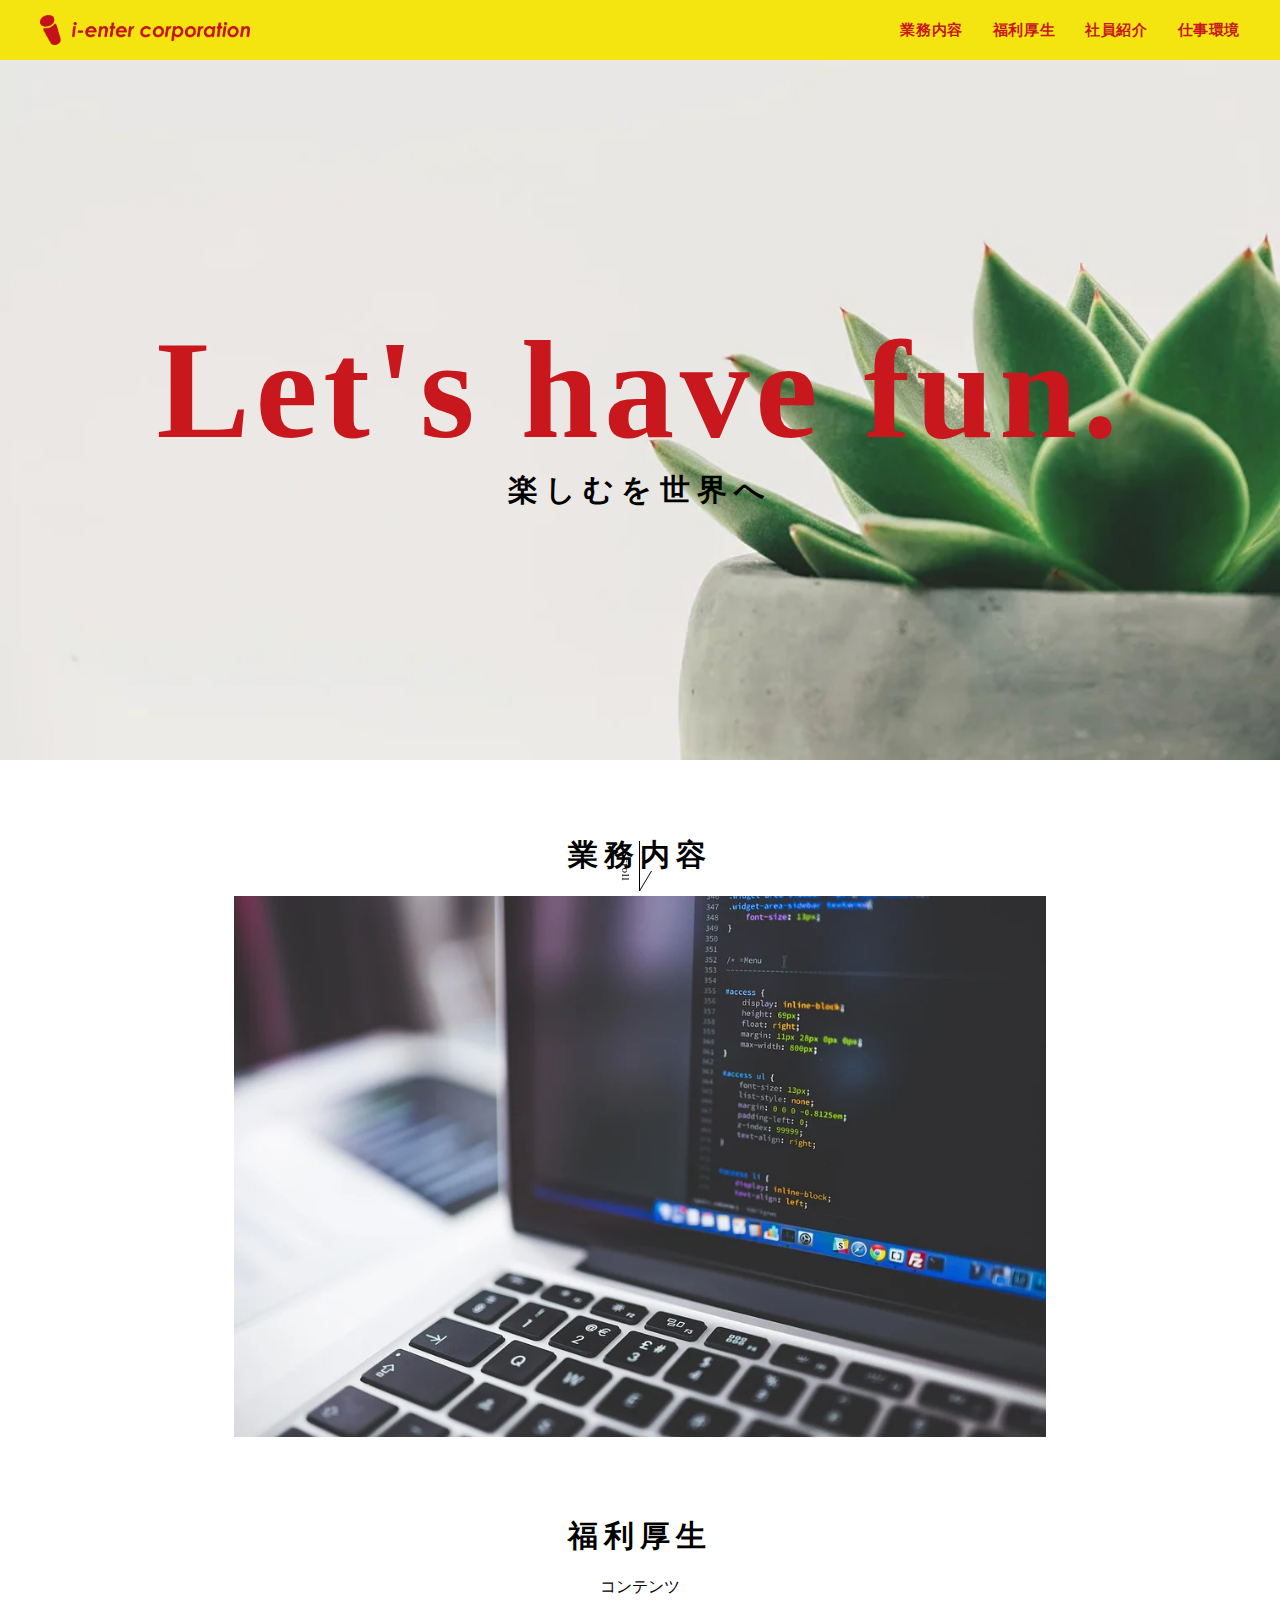
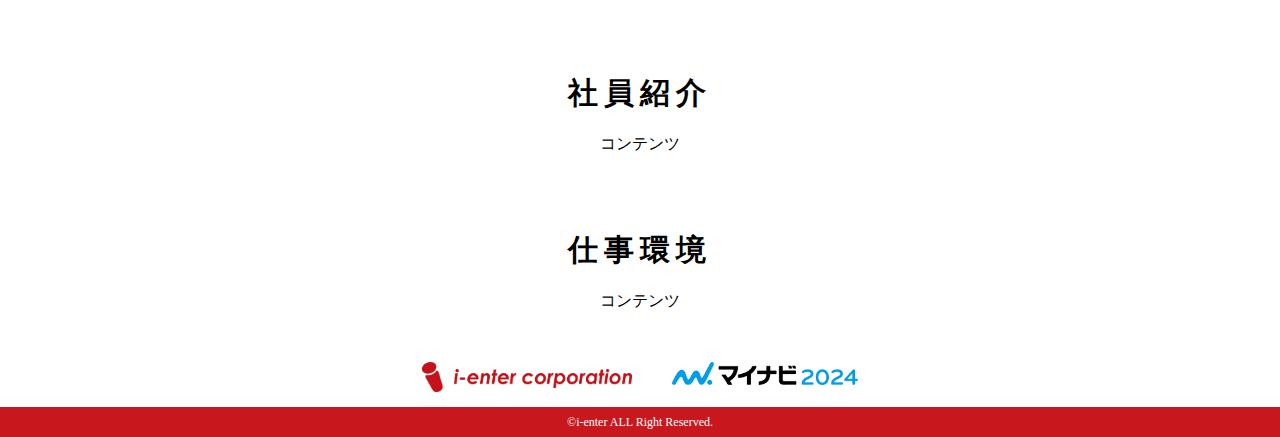
<file: public/index.html>
<!DOCTYPE html>
  <html lang="ja">
  <head>
    <meta charset="UTF-8">
    <meta http-equiv="X-UA-Compatible" content="IE=edge">
    <meta name="viewport" content="width=device-width, initial-scale=1.0">
    <title>アイエンター24卒採用HP</title>
    <link rel="stylesheet" href="css/style.css">
    <link rel="stylesheet" href="css/scrolldown.css">
    <link rel="stylesheet" href="css/pagetoplink.css">
    <link rel="stylesheet" href="css/slick.css">
    <link rel="icon" href="img/favicon.ico"/>
  </head>
  <body>

    <header>
      <div class="container" id="header"> 
        <div class="area_logo_header">
          <a href="">
           <img src="img/logo_row.png">
          </a>
        </div>
        <nav class="nav_header">
          <ul class="list_nav_header" id="page-link">
            <li><a href="#business">業務内容</a></li>
            <li><a href="#benefits">福利厚生</a></li>
            <li><a href="#employee">社員紹介</a></li>
            <li><a href="#environment">仕事環境</a></li>
          </ul>
        </nav>
      </div>
    </header>

    <main>
      <div class="area_top_view">
        <div class="container"> 
          <p class="ttl">Let's have fun.</p>
          <p class="ttl_under">楽しむを世界へ</p>
        </div>
        <div class="scrolldown4">
          <span>Scroll</span>
        </div>
      </div>

      <!-- 業務内容-->
      <section class="area_home_business">
        <div class="container">
          <div class="head_home" id="business">
            <h2 class="ttl">業務内容</h2>
          </div>
          <div class="body_home">
            <div class="slider">
              <div class="slider__content"><img src="img/engineer.jpg" class="slider__img"></div>
              <div class="slider__content"><img src="img/designer.jpg" class="slider__img"></div>
              <div class="slider__content"><img src="img/salesman.jpg" class="slider__img"></div>
          </div>
          </div>
        </div>
      </section>

       <!-- 福利厚生-->
      <section class="area_home_benefits">
        <div class="container">
          <div class="head_home" id="benefits">
            <h2 class="ttl">福利厚生</h2>
          </div>
          <div class="body_home">
            コンテンツ
          </div>
        </div>
      </section>

       <!-- 社員紹介-->
      <section class="area_home_Employee">
        <div class="container">
          <div class="head_home" id="employee">
            <h2 class="ttl" >社員紹介</h2>
          </div>
          <div class="body_home">
            コンテンツ
          </div>
        </div>
      </section>

       <!-- 仕事環境-->
      <section class="area_home_environment">
        <div class="container">
          <div class="head_home" id="environment">
            <h2 class="ttl">仕事環境</h2>
          </div>
          <div class="body_home">
            コンテンツ
          </div>
        </div>
      </section>
      <p id="page-top"><a href="#">Page Top</a></p>
    </main>

    <footer>
      <div class="container">

        <div class="area_logo_footer">
          <a href="https://www.i-enter.co.jp/" target="_blank">
            <img  src="img/logo_row.png" class="logo_ienter">
          </a>
          <a href="https://job.mynavi.jp/24/pc/search/corp72594/outline.html" target="_blank">
            <img src="img/mynavi2024.png" class="logo_mynavi">
          </a>
        </div>
        <p class="copyright">©i-enter ALL Right Reserved.</p>
      </div>
       
    </footer>

    <script src="https://code.jquery.com/jquery-3.4.1.min.js" integrity="sha256-CSXorXvZcTkaix6Yvo6HppcZGetbYMGWSFlBw8HfCJo=" crossorigin="anonymous"></script>
    <script src="js/main.js"></script>
  </body>
  </html>
</file>
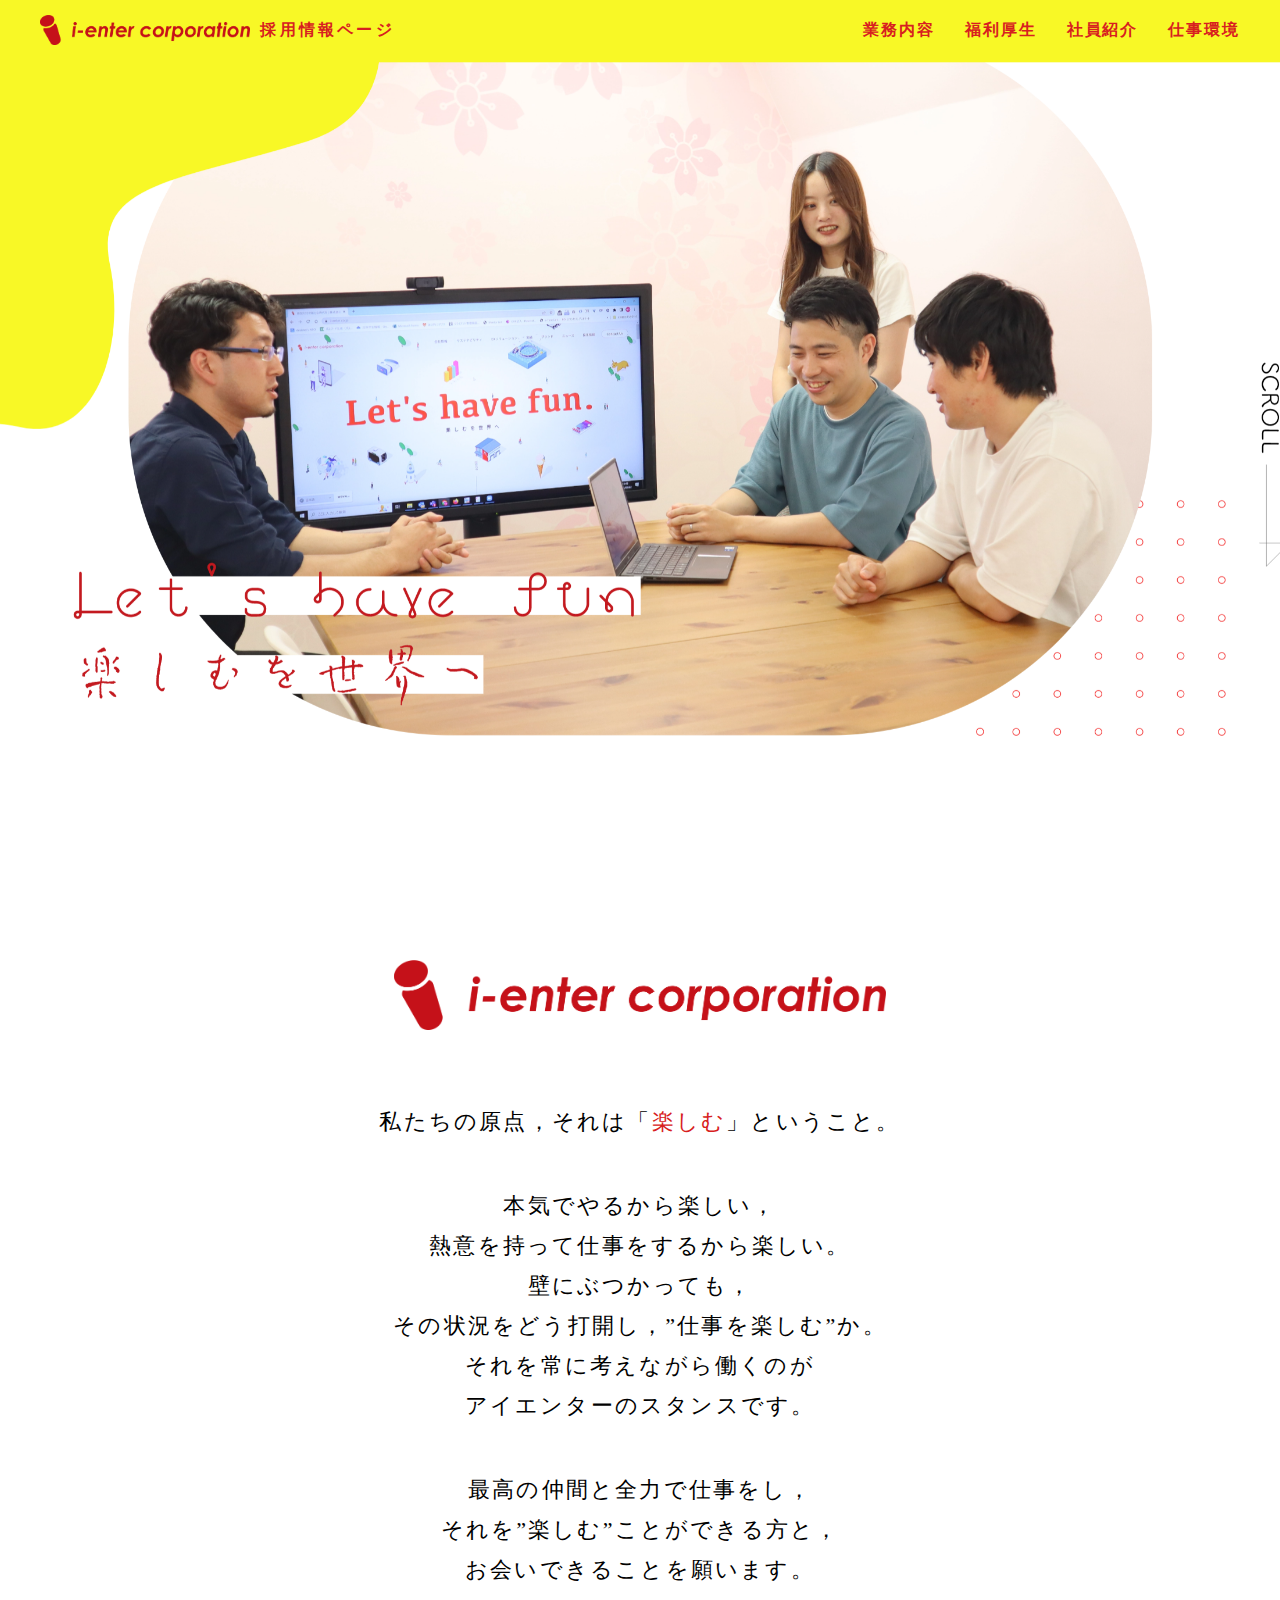
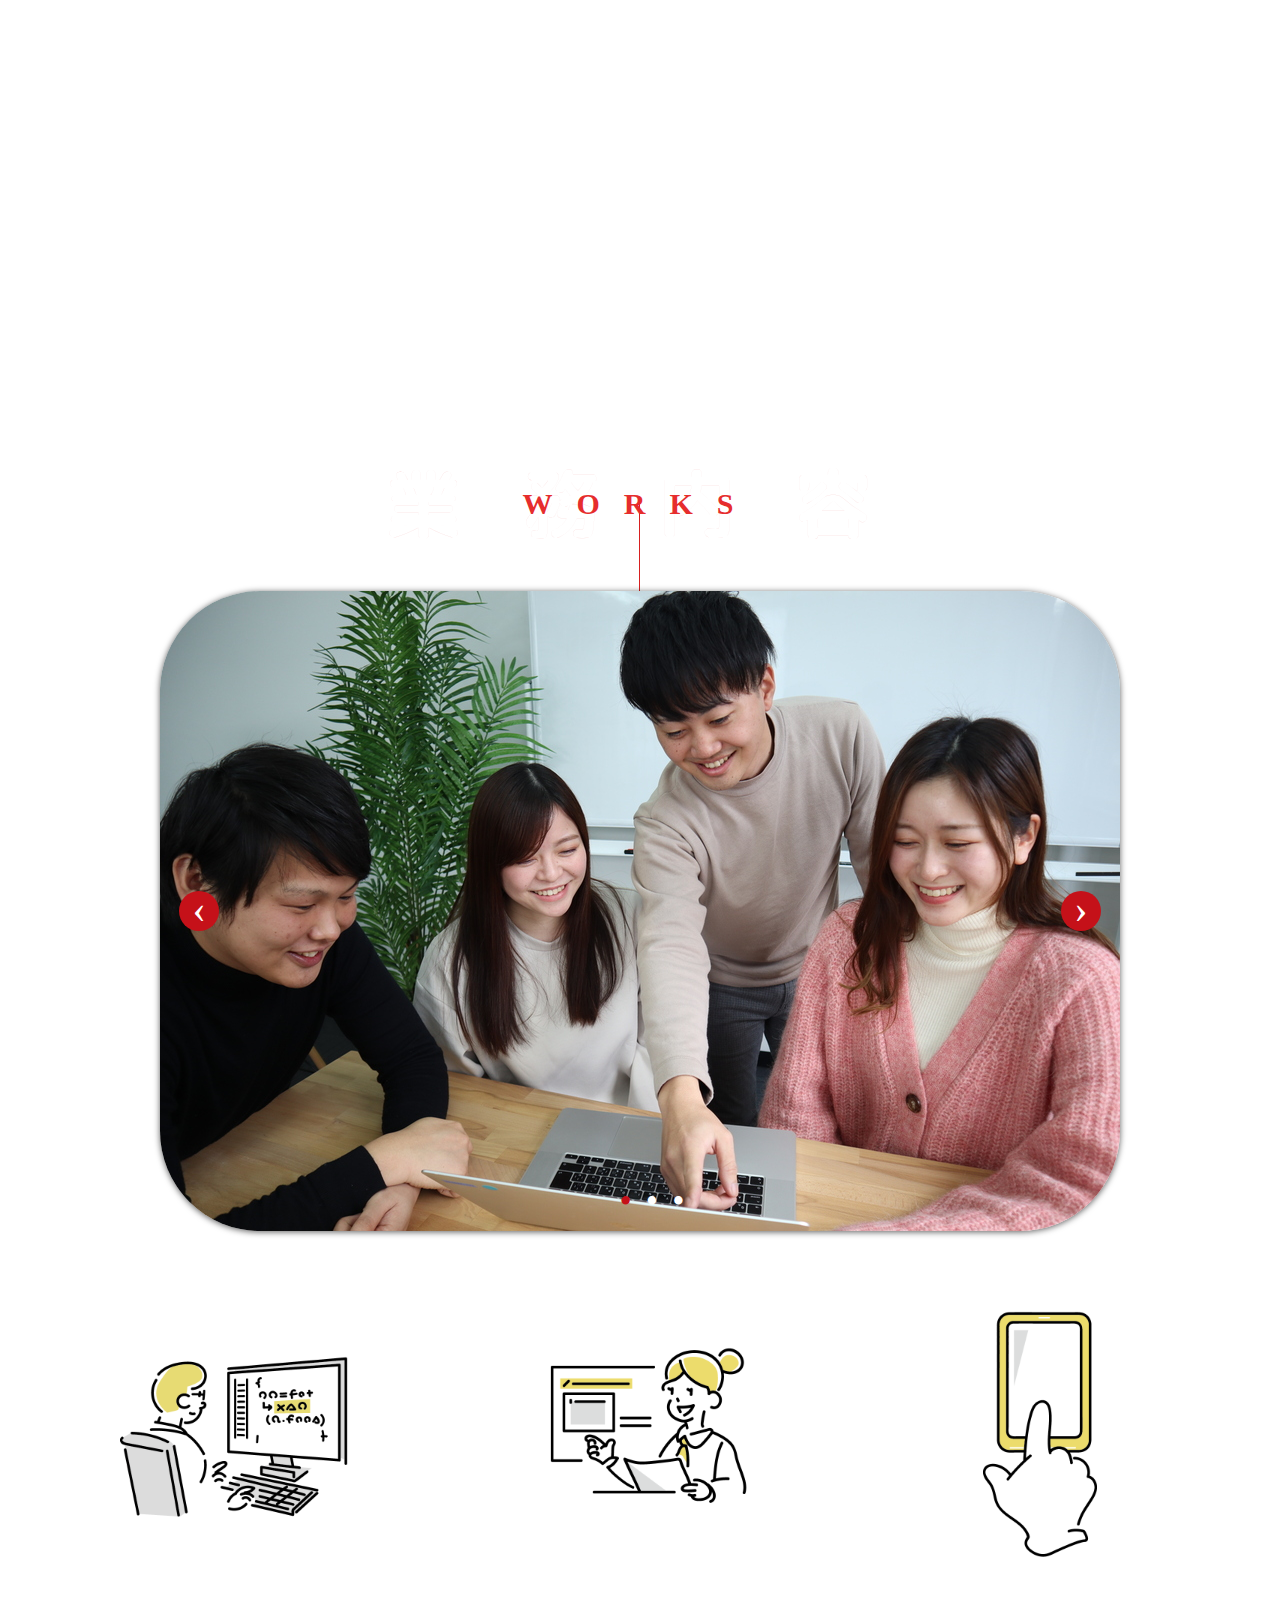
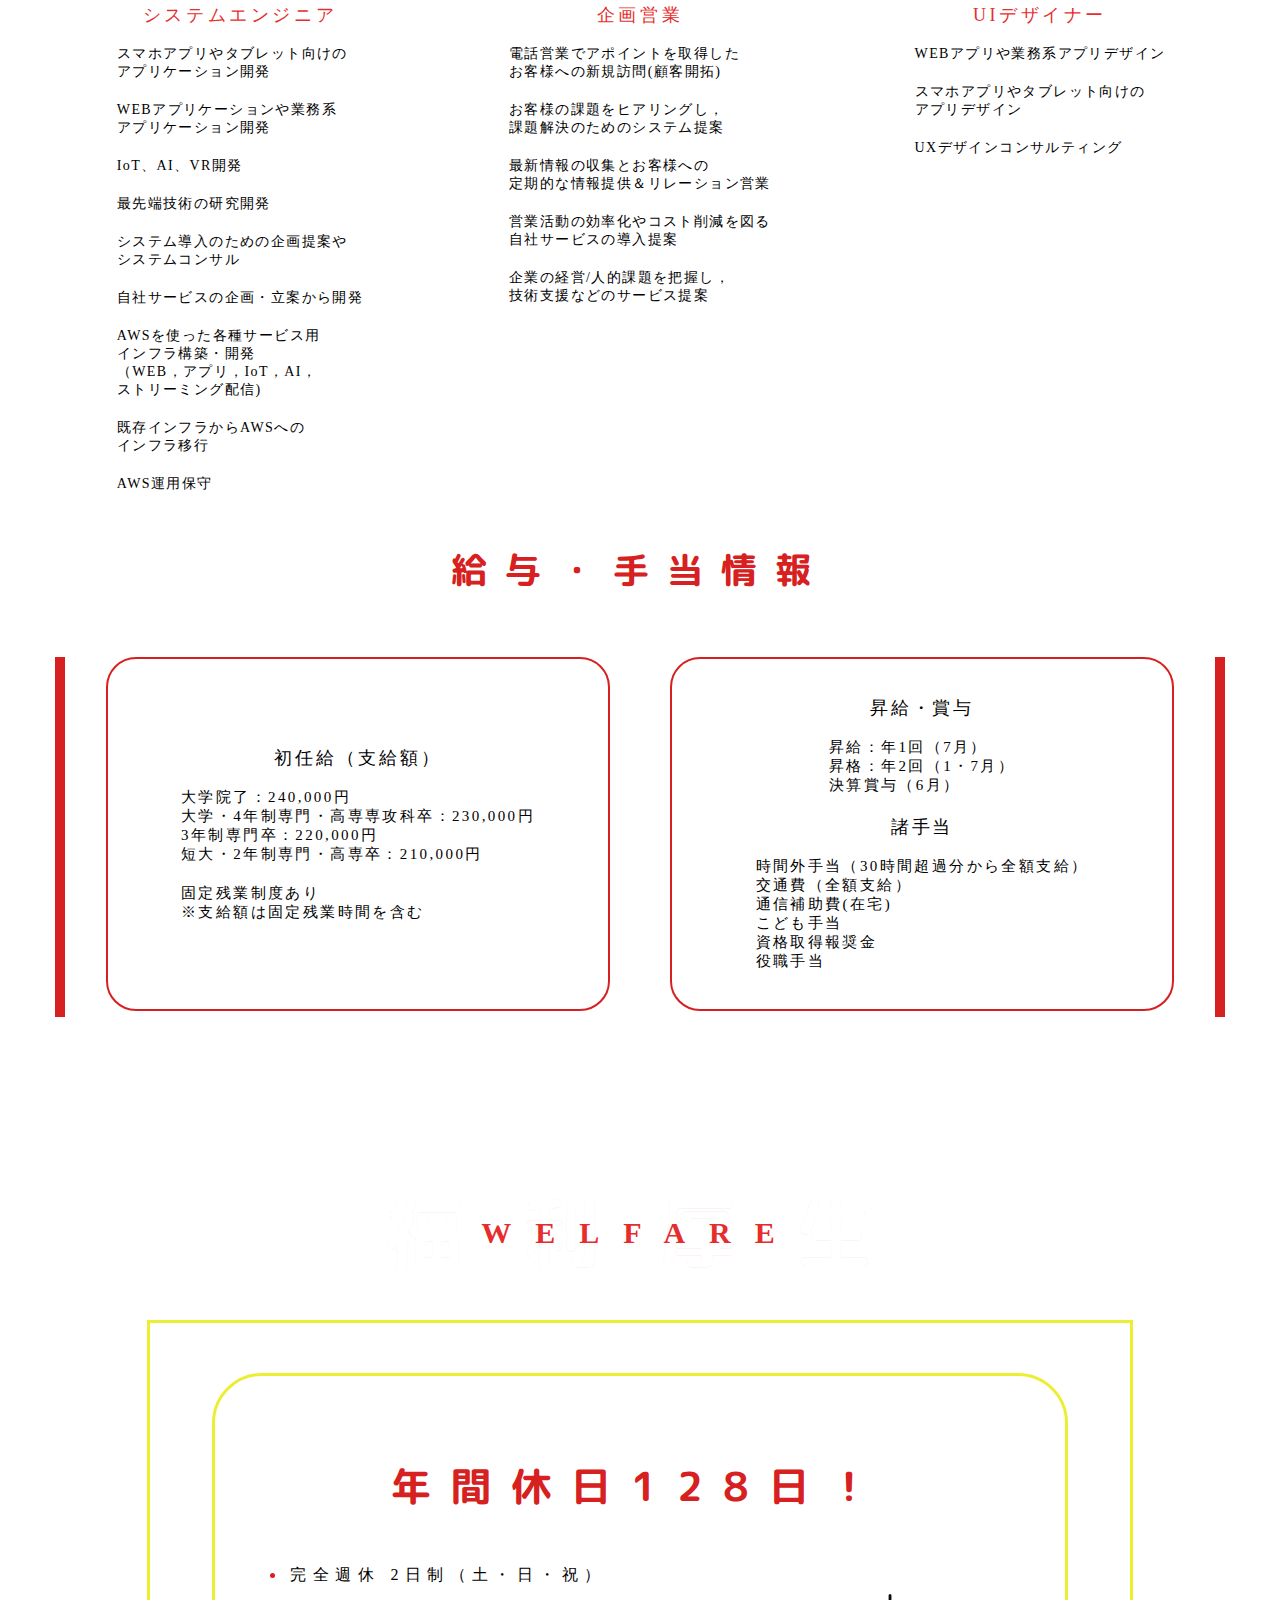
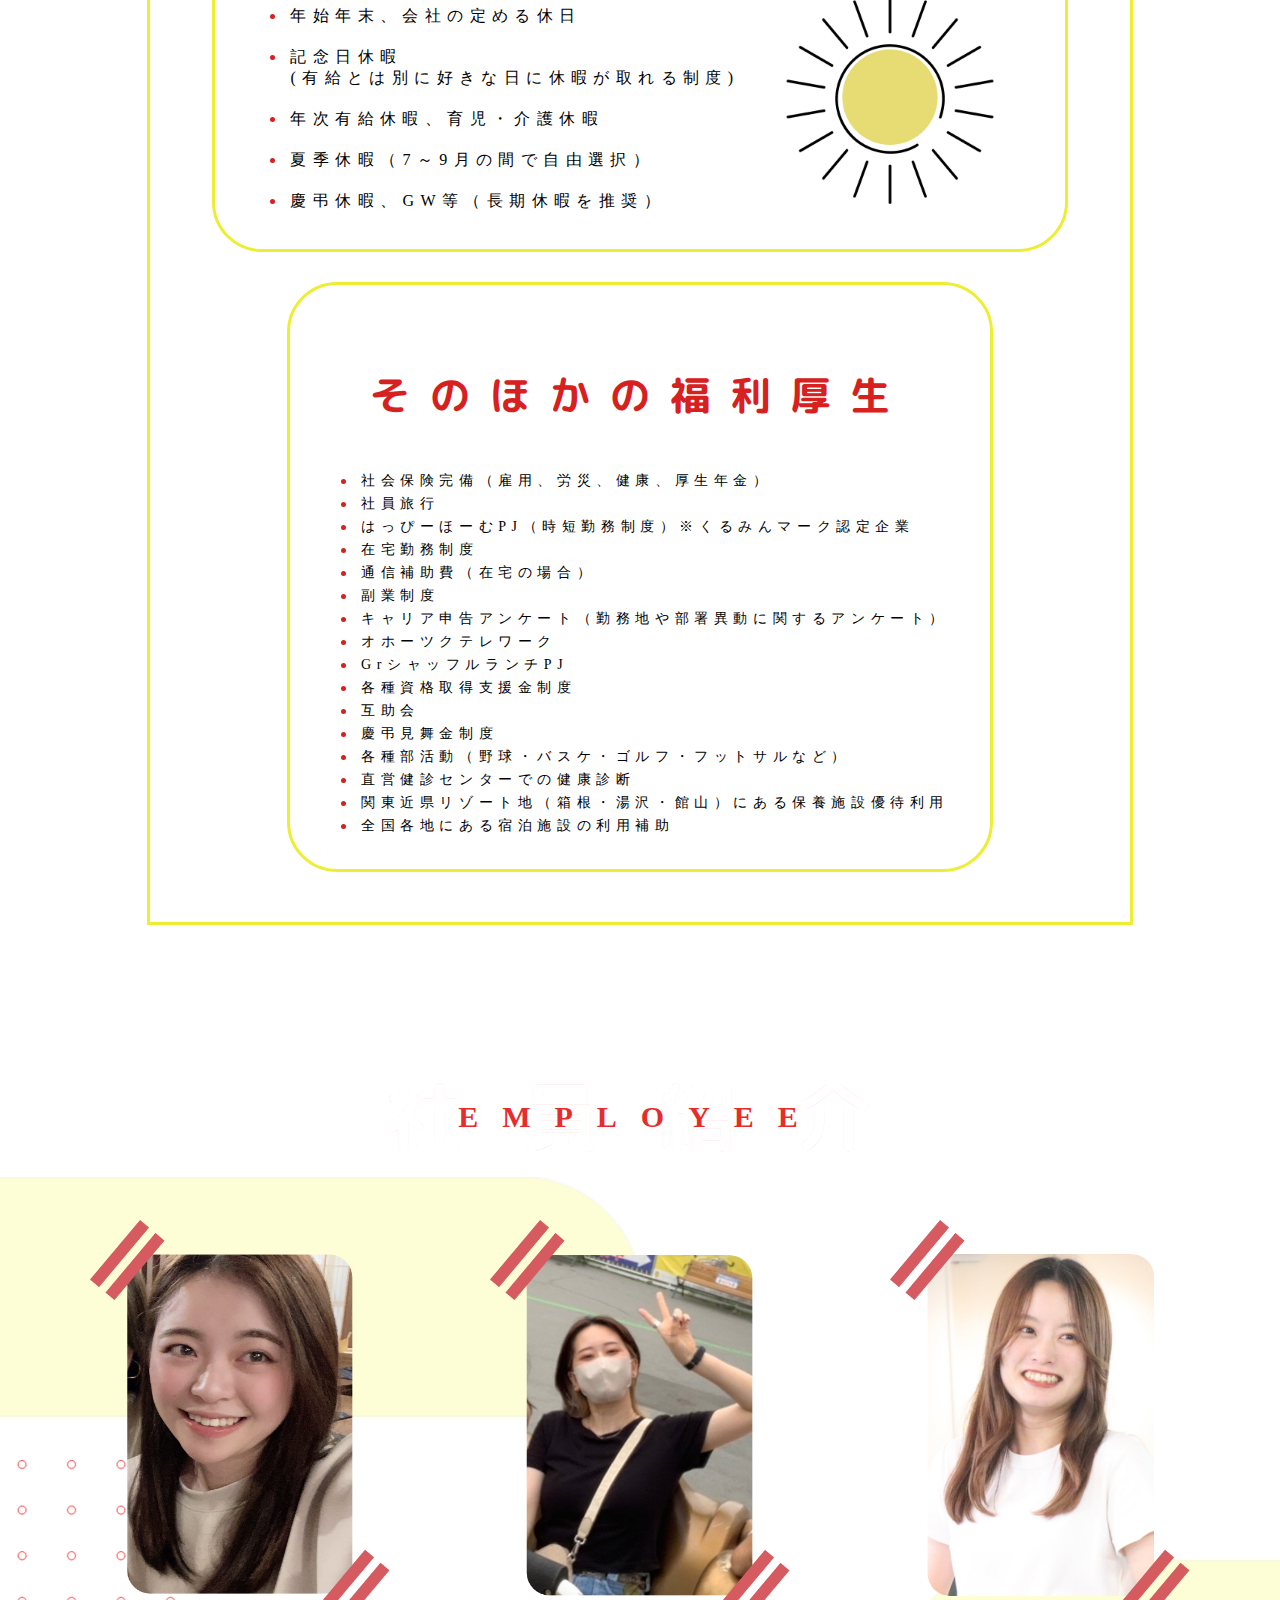
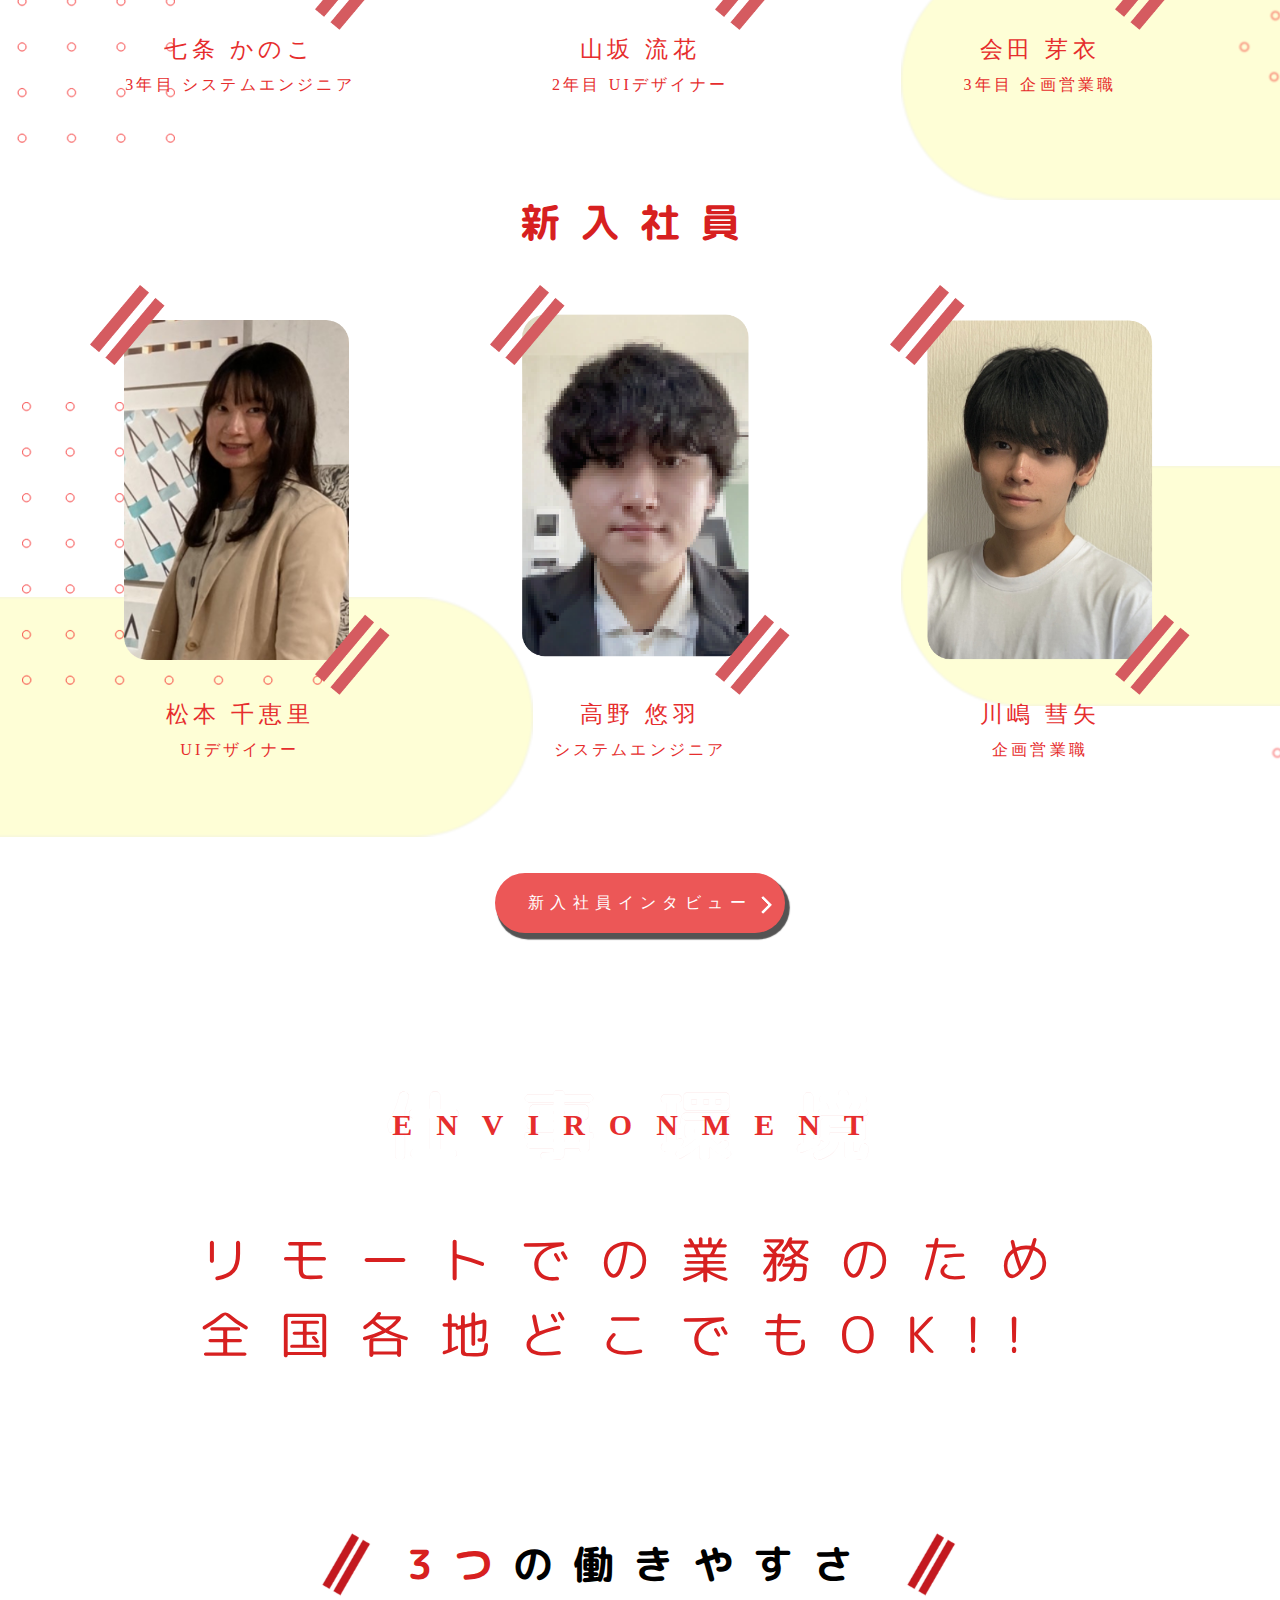
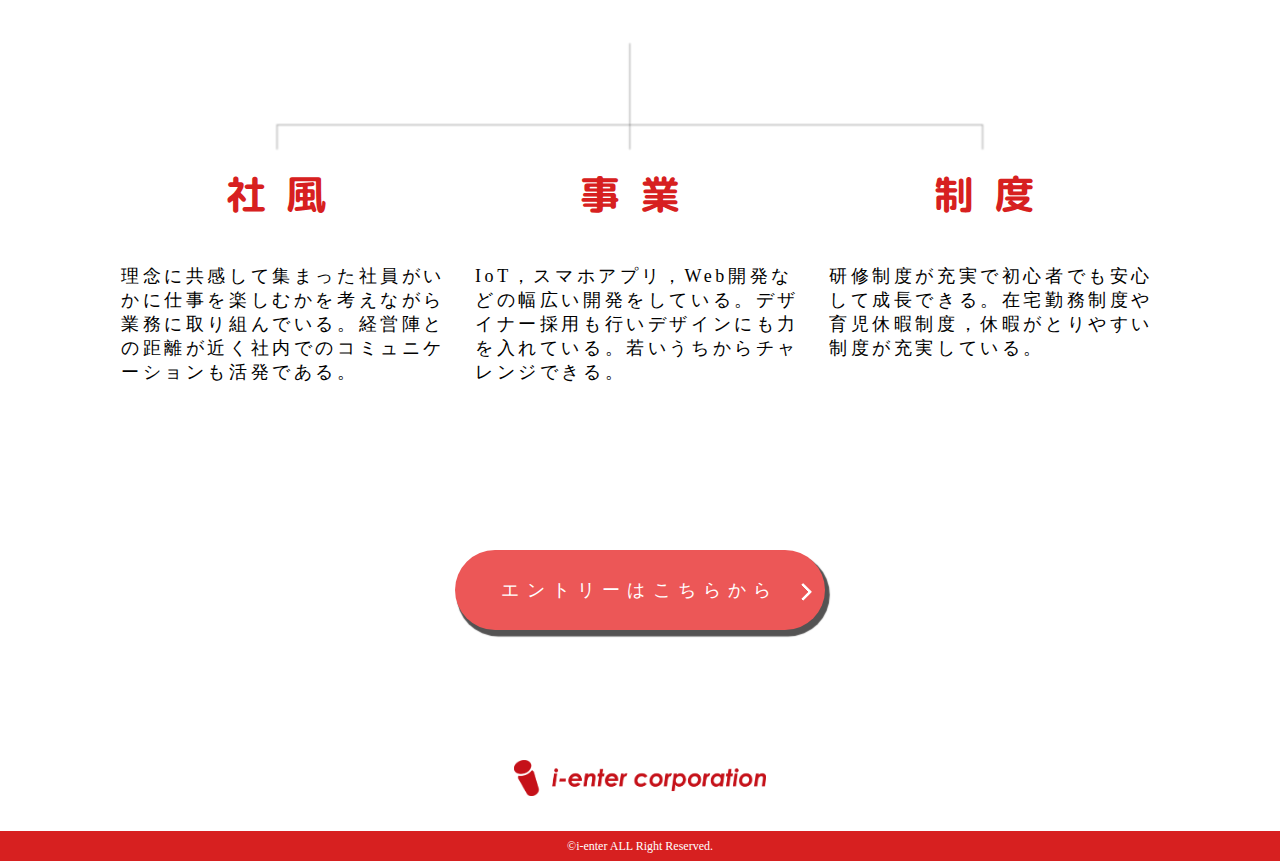
<file: public/public/index.html>
<!DOCTYPE html>
<html lang="ja">

<head>
  <meta charset="UTF-8">
  <meta http-equiv="X-UA-Compatible" content="IE=edge">
  <meta name="viewport" content="width=device-width, initial-scale=1.0">
  <title>アイエンター24卒採用HP</title>
  <link rel="stylesheet" href="css/style.css">
  <link rel="stylesheet" href="css/scrolldown.css">
  <link rel="stylesheet" href="css/pagetoplink.css">
  <link rel="stylesheet" href="css/slick.css">
  <link rel="icon" href="img/favicon.ico" />
  <link rel="preconnect" href="https://fonts.googleapis.com">
  <link rel="preconnect" href="https://fonts.googleapis.com">
  <link rel="preconnect" href="https://fonts.googleapis.com">
  <link rel="preconnect" href="https://fonts.gstatic.com" crossorigin>
  <link href="https://fonts.googleapis.com/css2?family=M+PLUS+Rounded+1c:wght@300&display=swap" rel="stylesheet">
</head>

<body>
  <header>
    <div class="container" id="header">
      <div class="area_logo_header">
        <a href="">
          <img src="img/logo_row.png">
        </a>
      </div>
      <div class="area_title_header">
        <p>採用情報ページ</p>
      </div>
      <nav class="nav_header">
        <ul class="list_nav_header" id="page-link">
          <li><a href="#business">業務内容</a></li>
          <li><a href="#benefits">福利厚生</a></li>
          <li><a href="#employee">社員紹介</a></li>
          <li><a href="#environment">仕事環境</a></li>
        </ul>
      </nav>
    </div>
  </header>

  <main>
    <div class="area_top_view"></div>

    <!-- アイエンターについて-->
    <section class="area_home_ienter">
      <div class="container">
        <div class="head_home">
          <img src="img/logo_row.png"></img>
        </div>
        <div class="body_home">
          <p>私たちの原点，それは「<span>楽しむ</span>」ということ。</p>
          <p>本気でやるから楽しい，<br>熱意を持って仕事をするから楽しい。<br>
            壁にぶつかっても，<br>その状況をどう打開し，”仕事を楽しむ”か。<br>
            それを常に考えながら働くのが<br>アイエンターのスタンスです。
          </p>
          <p>
            最高の仲間と全力で仕事をし，<br>それを”楽しむ”ことができる方と，<br>お会いできることを願います。
          </p>
          <div class="aboutus"><span>about us</span></div>
        </div>
      </div>
    </section>

    <!-- 業務内容-->
    <section class="area_home_business">
      <div class="container">
        <div class="head_home" id="business">
          <h2 class="ttl">WORKS</h2>
        </div>
        <div class="body_home">
          <div class="carousel">
            <div class="carousel-inner">
              <input class="carousel-open" type="radio" id="carousel-1" name="carousel" aria-hidden="true" hidden=""
                checked="checked">
              <div class="carousel-item">
                <img src="img/business01.jpg">
              </div>
              <input class="carousel-open" type="radio" id="carousel-2" name="carousel" aria-hidden="true" hidden="">
              <div class="carousel-item">
                <img src="img/business02.jpg">
              </div>
              <input class="carousel-open" type="radio" id="carousel-3" name="carousel" aria-hidden="true" hidden="">
              <div class="carousel-item">
                <img src="img/business03.jpg">
              </div>
              <label for="carousel-3" class="carousel-control prev control-1">‹</label>
              <label for="carousel-2" class="carousel-control next control-1">›</label>
              <label for="carousel-1" class="carousel-control prev control-2">‹</label>
              <label for="carousel-3" class="carousel-control next control-2">›</label>
              <label for="carousel-2" class="carousel-control prev control-3">‹</label>
              <label for="carousel-1" class="carousel-control next control-3">›</label>
              <ol class="carousel-indicators">
                <li>
                  <label for="carousel-1" class="carousel-bullet">•</label>
                </li>
                <li>
                  <label for="carousel-2" class="carousel-bullet">•</label>
                </li>
                <li>
                  <label for="carousel-3" class="carousel-bullet">•</label>
                </li>
              </ol>
            </div>
          </div>
        </div>
        <ul class="area_list_job">
          <div class="list_job">
            <li>
              <img src="img/engineer.png">
              <p class="job_name">システムエンジニア</p>
              <div class="job_explain">
                <div>スマホアプリやタブレット向けの<br>アプリケーション開発</div>
                <div>WEBアプリケーションや業務系<br>アプリケーション開発</div>
                <div>IoT、AI、VR開発</div>
                <div>最先端技術の研究開発</div>
                <div>システム導入のための企画提案や<br>システムコンサル</div>
                <div>自社サービスの企画・立案から開発</div>
                <div>AWSを使った各種サービス用<br>インフラ構築・開発
                  <br>（WEB，アプリ，IoT，AI，<br>ストリーミング配信)
                </div>
                <div>既存インフラからAWSへの<br>インフラ移行</div>
                <div>AWS運用保守</div>
              </div>
            </li>
            <li>
              <img src="img/salesman.png">
              <p class="job_name">企画営業</p>
              <div class="job_explain">
                <div>電話営業でアポイントを取得した<br>お客様への新規訪問(顧客開拓)</div>
                <div>お客様の課題をヒアリングし，<br>課題解決のためのシステム提案</div>
                <div>最新情報の収集とお客様への<br>定期的な情報提供＆リレーション営業</div>
                <div>営業活動の効率化やコスト削減を図る<br>自社サービスの導入提案</div>
                <div>企業の経営/人的課題を把握し，<br>技術支援などのサービス提案</div>
              </div>
            </li>
            <li>
              <img src="img/desiner.png">
              <p class="job_name">UIデザイナー</p>
              <div class="job_explain">
                <div>WEBアプリや業務系アプリデザイン</div>
                <div>スマホアプリやタブレット向けの<br>アプリデザイン</div>
                <div>UXデザインコンサルティング</div>
                </d>
            </li>
          </div>
        </ul>
        <div class="area_salary_info">
          <h2 class="ttl_salary_info">給与・手当情報</h2>
          <div class="salary_info">
            <div class="salary_discription">
              <div class="salary_info_ttl">初任給（支給額）</div>
              <div class="salary_info_detail">
                <div>大学院了：240,000円</div>
                <div>大学・4年制専門・高専専攻科卒：230,000円</div>
                <div>3年制専門卒：220,000円</div>
                <div>短大・2年制専門・高専卒：210,000円</div>
                <div class="salary_info_detail_sub">
                  <div>固定残業制度あり</div>
                  <div>※支給額は固定残業時間を含む</div>
                </div>
              </div>
            </div>
            <div class="salary_discription">
              <div class="salary_discription_column">
                <div class="salary_info_ttl">昇給・賞与</div>
                <div class="salary_info_detail">
                  <div>昇給：年1回（7月）</div>
                  <div>昇格：年2回（1・7月）</div>
                  <div>決算賞与（6月）</div>
                </div>
              </div>
              <div class="salary_discription_column">
                <div class="salary_info_ttl">諸手当</div>
                <div class="salary_info_detail">
                  <div>時間外手当（30時間超過分から全額支給）</div>
                  <div>交通費（全額支給）</div>
                  <div>通信補助費(在宅)</div>
                  <div>こども手当</div>
                  <div>資格取得報奨金</div>
                  <div>役職手当</div>
                </div>
              </div>
            </div>
          </div>
        </div>
      </div>
    </section>

    <!-- 福利厚生-->
    <section class="area_home_benefits">
      <div class="container">
        <div class="head_home" id="benefits">
          <h2 class="ttl">WELFARE</h2>
        </div>
        <div class="body_home">
          <div class="main_benefits">
            <div class="ttl_main_benefits">
              <h2>年間休日128日！</h2>
            </div>
            <div class="content_main_benefits">
              <ul>
                <li>完全週休 2日制（土・日・祝）</li>
                <li>年始年末、会社の定める休日</li>
                <li>記念日休暇<br>(有給とは別に好きな日に休暇が取れる制度)</li>
                <li>年次有給休暇、育児・介護休暇</li>
                <li>夏季休暇（7～9月の間で自由選択）</li>
                <li>慶弔休暇、GW等（長期休暇を推奨）</li>
              </ul>
              <img src="img/sunny.png">
            </div>
          </div>
          <div class="sub_benefits">
            <div class="ttl_sub_benefits">
              <h2>そのほかの福利厚生</h2>
            </div>
            <div class="content_sub_benefits">
              <ul>
                <li>社会保険完備（雇用、労災、健康、厚生年金）</li>
                <li>社員旅行</li>
                <li>はっぴーほーむPJ（時短勤務制度）※くるみんマーク認定企業</li>
                <li>在宅勤務制度</li>
                <li>通信補助費（在宅の場合）</li>
                <li>副業制度</li>
                <li>キャリア申告アンケート（勤務地や部署異動に関するアンケート）</li>
                <li>オホーツクテレワーク</li>
                <li>GrシャッフルランチPJ</li>
                <li>各種資格取得支援金制度</li>
                <li>互助会</li>
                <li>慶弔見舞金制度</li>
                <li>各種部活動（野球・バスケ・ゴルフ・フットサルなど）</li>
                <li>直営健診センターでの健康診断</li>
                <li>関東近県リゾート地（箱根・湯沢・館山）にある保養施設優待利用</li>
                <li>全国各地にある宿泊施設の利用補助</li>
              </ul>
            </div>
          </div>
        </div>
    </section>

    <!-- 社員紹介-->
    <section class="area_home_employee">
      <div class="container">
        <div class="material01_left"></div>
        <div class="material02_left"></div>
        <div class="material01_right"></div>
        <div class="material02_right"></div>
        <div class="head_home" id="employee">
          <h2 class="ttl">EMPLOYEE</h2>
        </div>
        <div class="body_home">
          <ul class="area_list_employee">
            <div class="list_employee">
              <li>
                <img src="img/employee01.png">
                <p class="name_employee">七条 かのこ</p>
                <p class="description_employee description_employee">3年目 システムエンジニア</p>
              </li>
              <li>
                <img src="img/employee02.png">
                <p class="name_employee">山坂 流花</p>
                <p class="description_employee description_employee">2年目 UIデザイナー</p>
              </li>
              <li>
                <img src="img/employee03.png">
                <p class="name_employee">会田 芽衣</p>
                <p class="description_employee description_employee">3年目 企画営業職</p>
              </li>
            </div>
            <div class="list_employee_new">
              <h2>新入社員</h2>
              <div class="material03_left"></div>
              <div class="material04_left"></div>
              <div class="material03_right"></div>
              <div class="material04_right"></div>
              <div class="list_employee">
                <li>
                  <img src="img/employee04.png">
                  <p class="name_employee">松本 千恵里</p>
                  <p class="description_employee description_employee">UIデザイナー</p>
                </li>
                <li>
                  <img src="img/employee05.png">
                  <p class="name_employee">高野 悠羽</p>
                  <p class="description_employee description_employee">システムエンジニア</p>
                </li>
                <li>
                  <img src="img/employee06.png">
                  <p class="name_employee">川嶋 彗矢</p>
                  <p class="description_employee description_employee">企画営業職</p>
                </li>
              </div>
          </ul>
        </div>
        <div class="btn_transition">
          <a href="interview.html">新入社員インタビュー</a>
        </div>
      </div>
    </section>

    <!-- 仕事環境-->
    <section class="area_home_environment">
      <div class="container">
        <div class="head_home" id="environment">
          <h2 class="ttl">ENVIRONMENT</h2>
        </div>
        <div class="body_home">
          <p class="remortework">リモートでの業務のため<br>全国各地どこでもOK!!</p>
          <div class="area_work_environment">
            <h2><span>3つ</span>の働きやすさ</h2>
            <div class="branch"></div>
            <div class="work_environment">
              
              <ul>
                <li class="corporate_culture">
                  <h3 class="ttl_work_environment">社風</h3>
                  <p class="content_work_environment">
                    理念に共感して集まった社員がいかに仕事を楽しむかを考えながら業務に取り組んでいる。経営陣との距離が近く社内でのコミュニケーションも活発である。
                  </p>
                </li>
                <li class="corporate_business">
                  <h3 class="ttl_work_environment">事業</h3>
                  <p class="content_work_environment">
                    IoT，スマホアプリ，Web開発などの幅広い開発をしている。デザイナー採用も行いデザインにも力を入れている。若いうちからチャレンジできる。
                  </p>
                </li>
                <li class="corporate_system">
                  <h3 class="ttl_work_environment">制度</h3>
                  <p class="content_work_environment">
                    研修制度が充実で初心者でも安心して成長できる。在宅勤務制度や育児休暇制度，休暇がとりやすい制度が充実している。
                  </p>
                </li>
              </ul>
            </div>
          </div>
        </div>
      </div>
    </section>
    <p id="page-top"><a href="#">Page Top</a></p>
  </main>

  <footer>
    <div class="container">
      <div class="btn_transition btn_entry">
        <a href="https://job.mynavi.jp/24/pc/search/corp72594/outline.html" target="_blank">エントリーはこちらから</a>
      </div>
      <div class="area_logo_footer">
        <a href="https://www.i-enter.co.jp/" target="_blank">
          <img src="img/logo_row.png" class="logo_ienter">
        </a>
      </div>
      <p class="copyright">©i-enter ALL Right Reserved.</p>
    </div>
  </footer>

  <script src="https://code.jquery.com/jquery-3.4.1.min.js"
    integrity="sha256-CSXorXvZcTkaix6Yvo6HppcZGetbYMGWSFlBw8HfCJo=" crossorigin="anonymous"></script>
  <script src="js/main.js"></script>
</body>

</html>
</file>
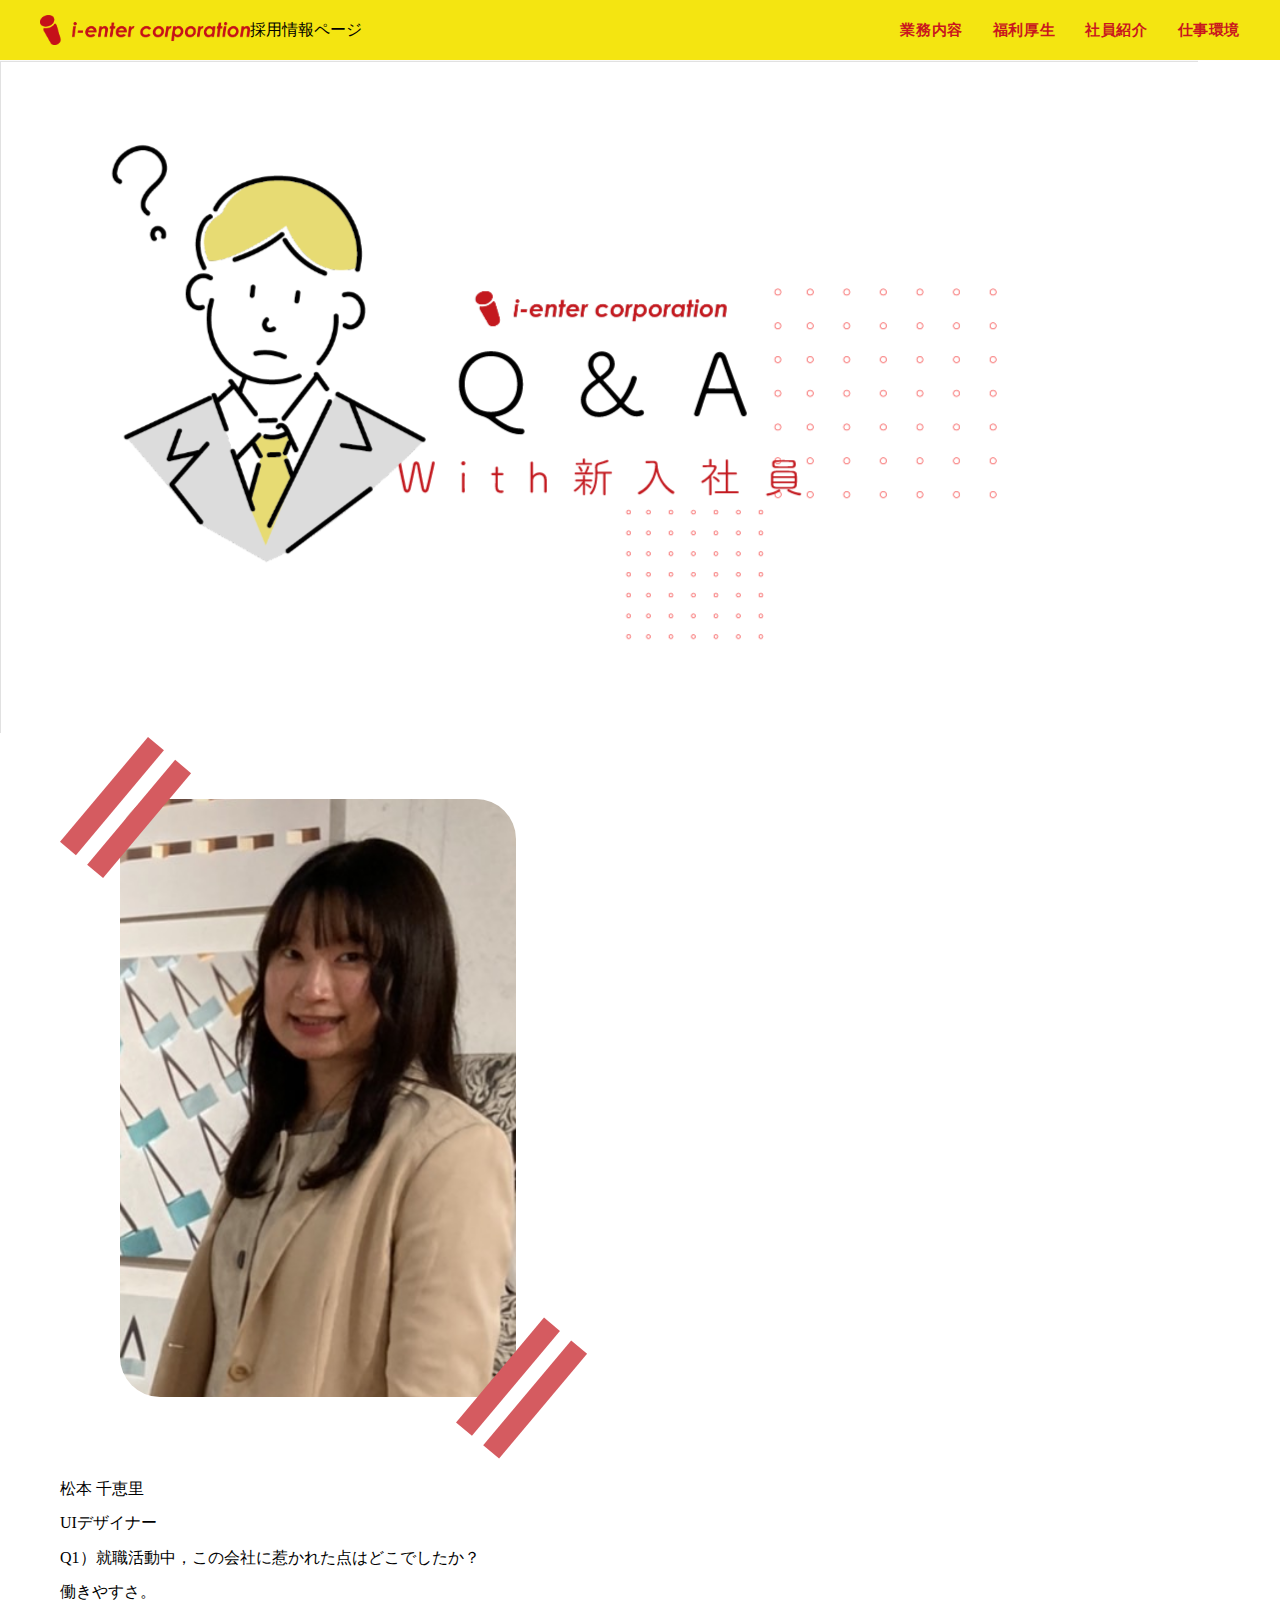
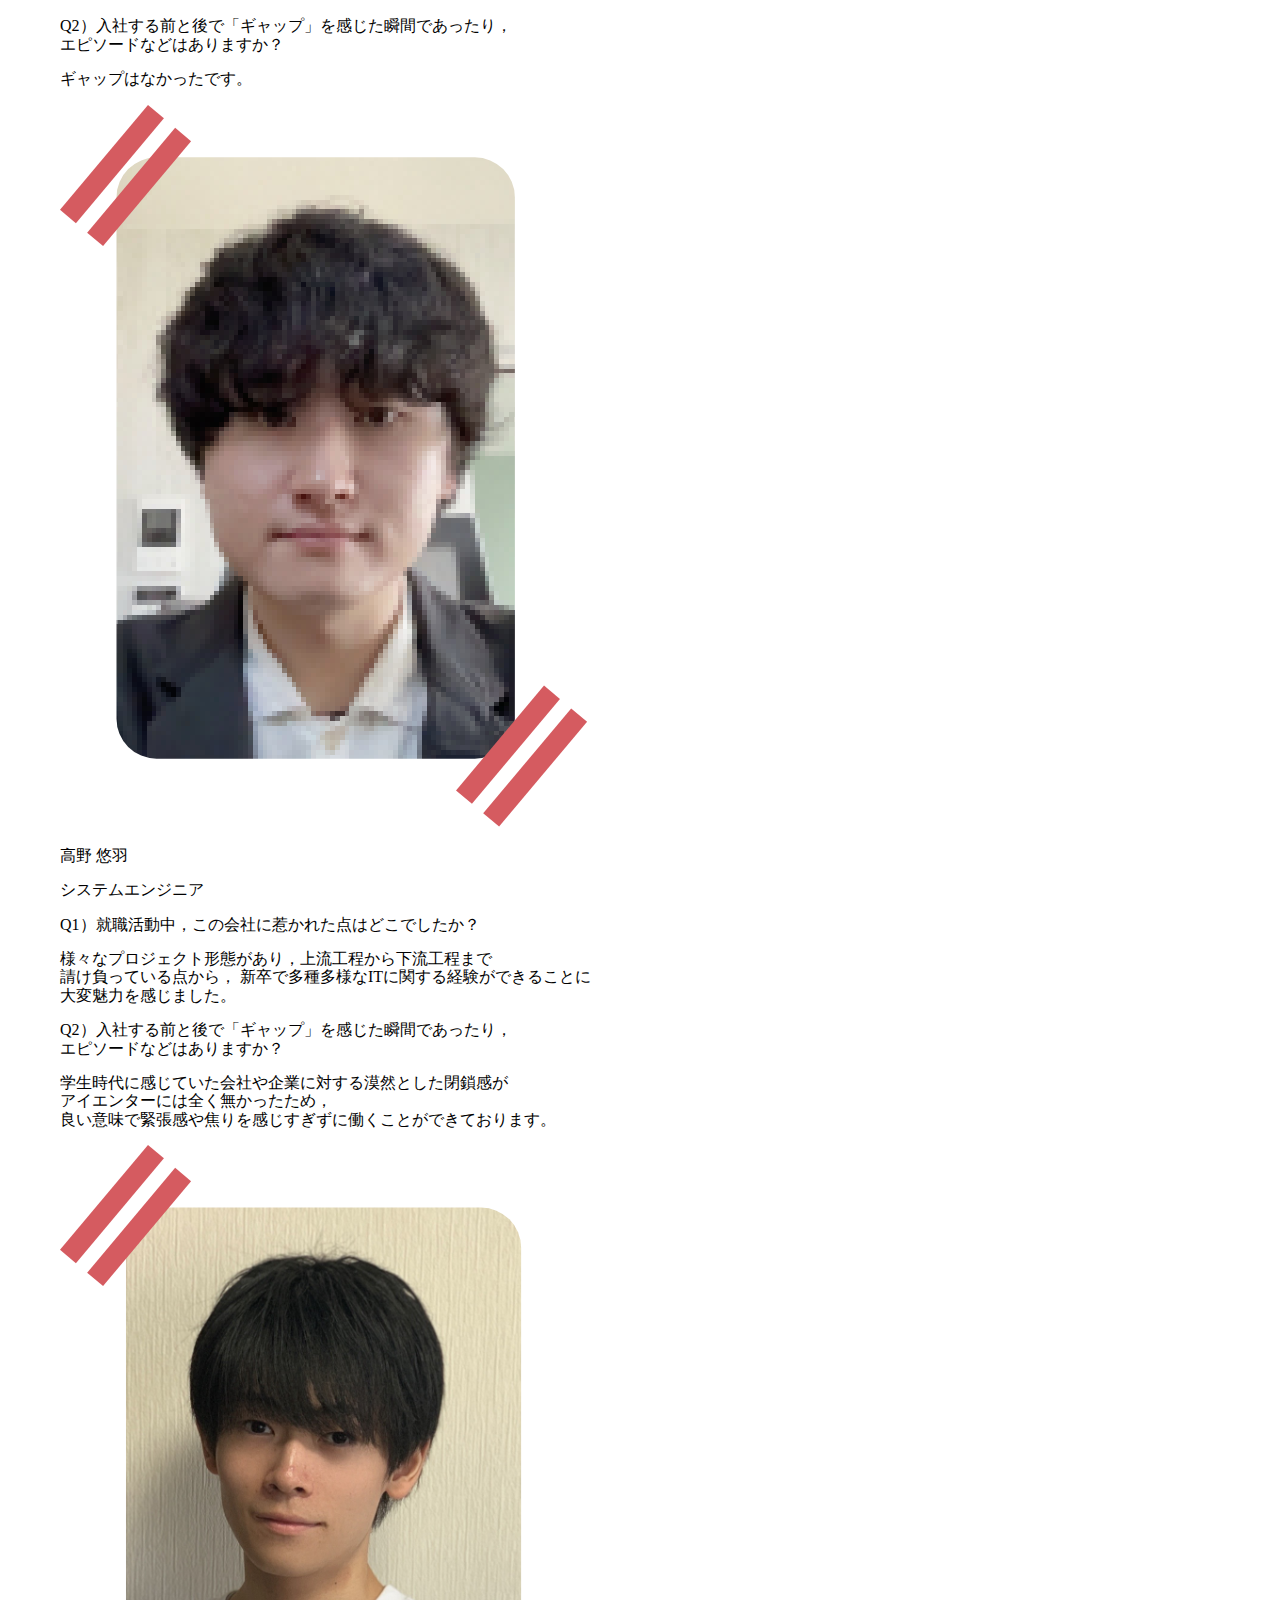
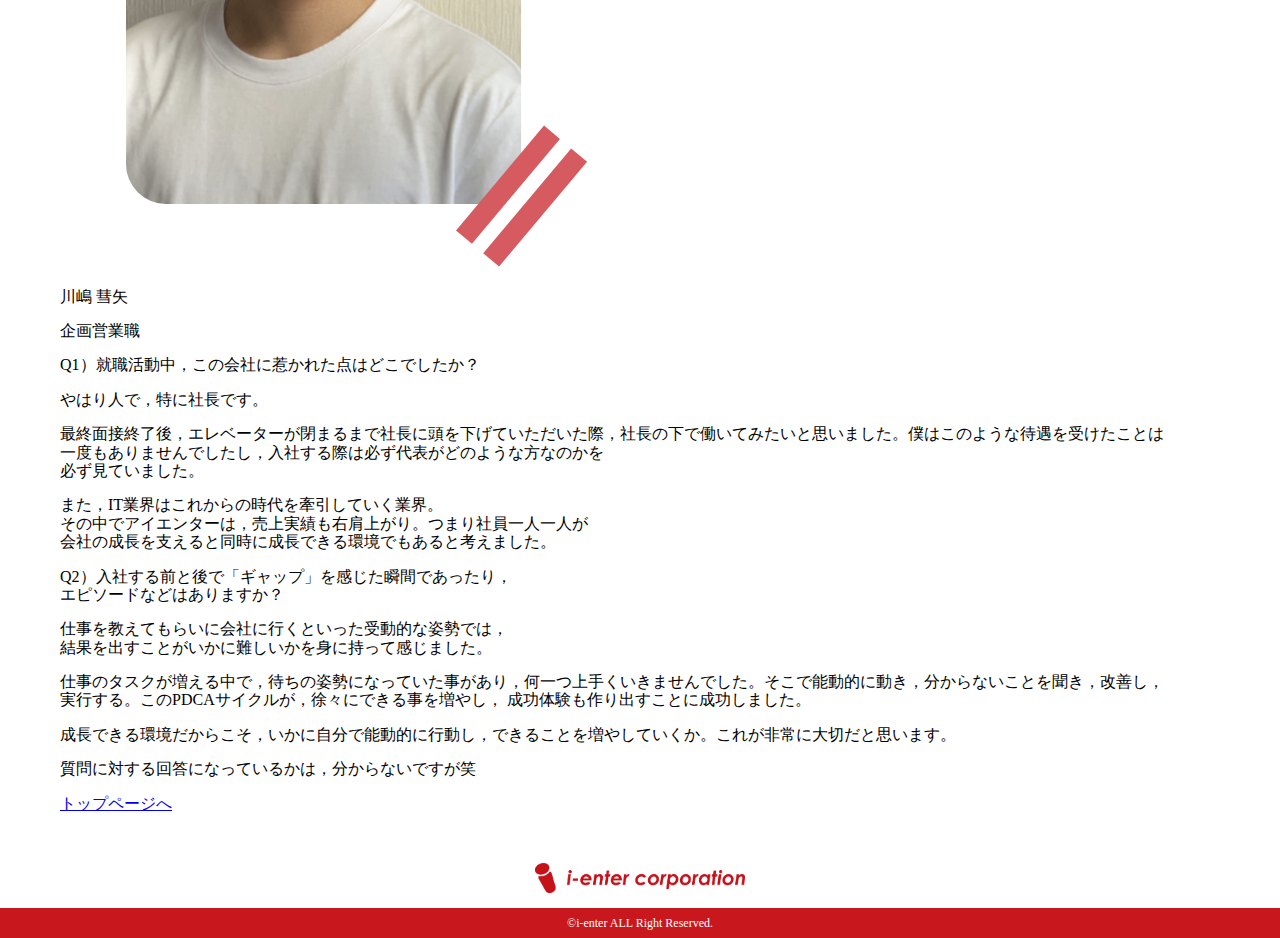
<file: public/interview.html>
<!DOCTYPE html>
<html lang="ja">

<head>
  <meta charset="UTF-8">
  <meta http-equiv="X-UA-Compatible" content="IE=edge">
  <meta name="viewport" content="width=device-width, initial-scale=1.0">
  <title>アイエンター24卒採用HP</title>
  <link rel="stylesheet" href="css/style.css">
  <link rel="stylesheet" href="css/reset.css">
  <link rel="stylesheet" href="css/scrolldown.css">
  <link rel="stylesheet" href="css/pagetoplink.css">
  <link rel="stylesheet" href="css/slick.css">
  <link rel="icon" href="img/favicon.ico" />
</head>

<body>
  <header>
    <div class="container" id="header">
      <div class="area_logo_header">
        <a href="index.html">
          <img src="img/logo_row.png">
        </a>
      </div>
      <div class="area_title_header">
        <p>採用情報ページ</p>
      </div>
      <nav class="nav_header">
        <ul class="list_nav_header" id="page-link">
          <li><a href="index.html#business">業務内容</a></li>
          <li><a href="index.html#benefits">福利厚生</a></li>
          <li><a href="index.html#employee">社員紹介</a></li>
          <li><a href="index.html#environment">仕事環境</a></li>
        </ul>
      </nav>
    </div>
  </header>

  <main>
    <div class="area_top_interview">
      <img src="img/topview_interview.png">
    </div>

    <!--新入社員インタビュー-->
    <section class="area_home_interview">
      <div class="container">
        <div class="area_interview">
          <div class="body_image">
            <img src="img/employee04.png">
          </div>
          <div class="body_content">
            <div class="employee_info">
              <p class="employee_name">松本 千恵里</p>
              <p class="employee_job">UIデザイナー</p>
            </div>
            <div class="interview_question">
              <p>Q1）就職活動中，この会社に惹かれた点はどこでしたか？</p>
            </div>
            <div class="interview_answer">
              <p>働きやすさ。</p>
            </div>
            <div class="interview_question">
              <p>Q2）入社する前と後で「ギャップ」を感じた瞬間であったり，<br>エピソードなどはありますか？</p>
            </div>
            <div class="interview_answer">
              <p>ギャップはなかったです。</p>
            </div>
          </div>
        </div>
        <div class="area_interview">
          <div class="body_image">
            <img src="img/employee05.png">
          </div>
          <div class="body_content">
            <div class="employee_info">
              <p class="employee_name">高野 悠羽</p>
              <p class="employee_job">システムエンジニア</p>
            </div>
            <div class="interview_question">
              <p>Q1）就職活動中，この会社に惹かれた点はどこでしたか？</p>
            </div>
            <div class="interview_answer">
              <p>様々なプロジェクト形態があり，上流工程から下流工程まで<br>請け負っている点から，
                新卒で多種多様なITに関する経験ができることに<br>大変魅力を感じました。</p>
            </div>
            <div class="interview_question">
              <p>Q2）入社する前と後で「ギャップ」を感じた瞬間であったり，<br>エピソードなどはありますか？</p>
            </div>
            <div class="interview_answer">
              <p>学生時代に感じていた会社や企業に対する漠然とした閉鎖感が<br>アイエンターには全く無かったため，<br>
                良い意味で緊張感や焦りを感じすぎずに働くことができております。</p>
            </div>
          </div>
        </div>
        <div class="area_interview">
          <div class="body_image">
            <img src="img/employee06.png">
          </div>
          <div class="body_content">
            <div class="employee_info">
              <p class="employee_name">川嶋 彗矢</p>
              <p class="employee_job">企画営業職</p>
            </div>
            <div class="interview_question">
              <p>Q1）就職活動中，この会社に惹かれた点はどこでしたか？</p>
            </div>
            <div class="interview_answer">
              <p>やはり人で，特に社長です。</p>
              <p>最終面接終了後，エレベーターが閉まるまで社長に頭を下げていただいた際，社長の下で働いてみたいと思いました。僕はこのような待遇を受けたことは<br>
                一度もありませんでしたし，入社する際は必ず代表がどのような方なのかを<br>必ず見ていました。</p>
              <p>また，IT業界はこれからの時代を牽引していく業界。<br>その中でアイエンターは，売上実績も右肩上がり。つまり社員一人一人が<br>
                会社の成長を支えると同時に成長できる環境でもあると考えました。
              </p>
            </div>
            <div class="interview_question">
              <p>Q2）入社する前と後で「ギャップ」を感じた瞬間であったり，<br>エピソードなどはありますか？</p>
            </div>
            <div class="interview_answer">
              <p>仕事を教えてもらいに会社に行くといった受動的な姿勢では，<br>結果を出すことがいかに難しいかを身に持って感じました。</p>
              <p>仕事のタスクが増える中で，待ちの姿勢になっていた事があり，何一つ上手くいきませんでした。そこで能動的に動き，分からないことを聞き，改善し，<br>
                実行する。このPDCAサイクルが，徐々にできる事を増やし，
                成功体験も作り出すことに成功しました。
              </p>
              <p>
                成長できる環境だからこそ，いかに自分で能動的に行動し，できることを増やしていくか。これが非常に大切だと思います。</p>
              <p>質問に対する回答になっているかは，分からないですが笑</p>
            </div>
          </div>
        </div>
        <div class="btn_transition btn_top">
          <a href="index.html">トップページへ</a>
        </div>

      </div>

      </div>
    </section>
    <p id="page-top"><a href="#">Page Top</a></p>
  </main>

  <footer>
    <div class="container">
      <div class="area_logo_footer">
        <a href="https://www.i-enter.co.jp/" target="_blank">
          <img src="img/logo_row.png" class="logo_ienter">
        </a>
      </div>
      <p class="copyright">©i-enter ALL Right Reserved.</p>
    </div>
  </footer>

  <script src="https://code.jquery.com/jquery-3.4.1.min.js"
    integrity="sha256-CSXorXvZcTkaix6Yvo6HppcZGetbYMGWSFlBw8HfCJo=" crossorigin="anonymous"></script>
  <script src="js/main.js"></script>
</body>

</html>
</file>
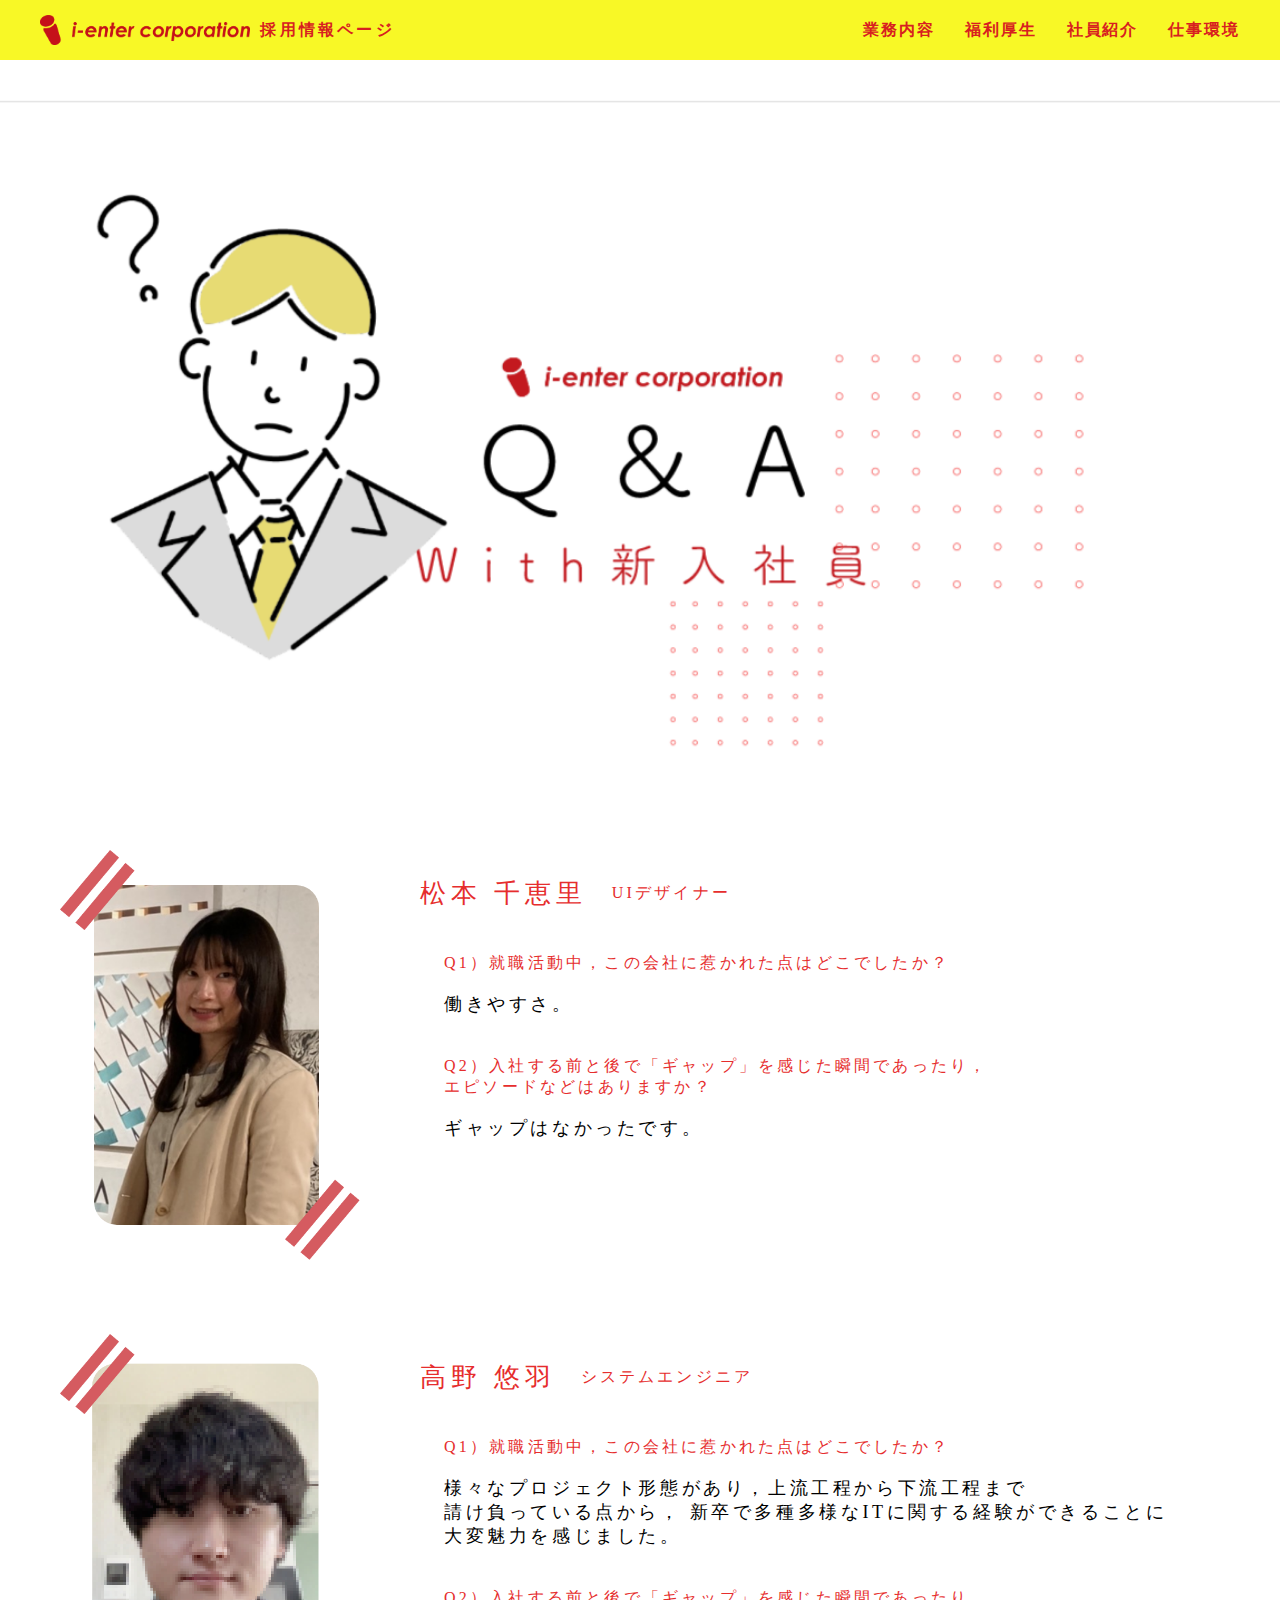
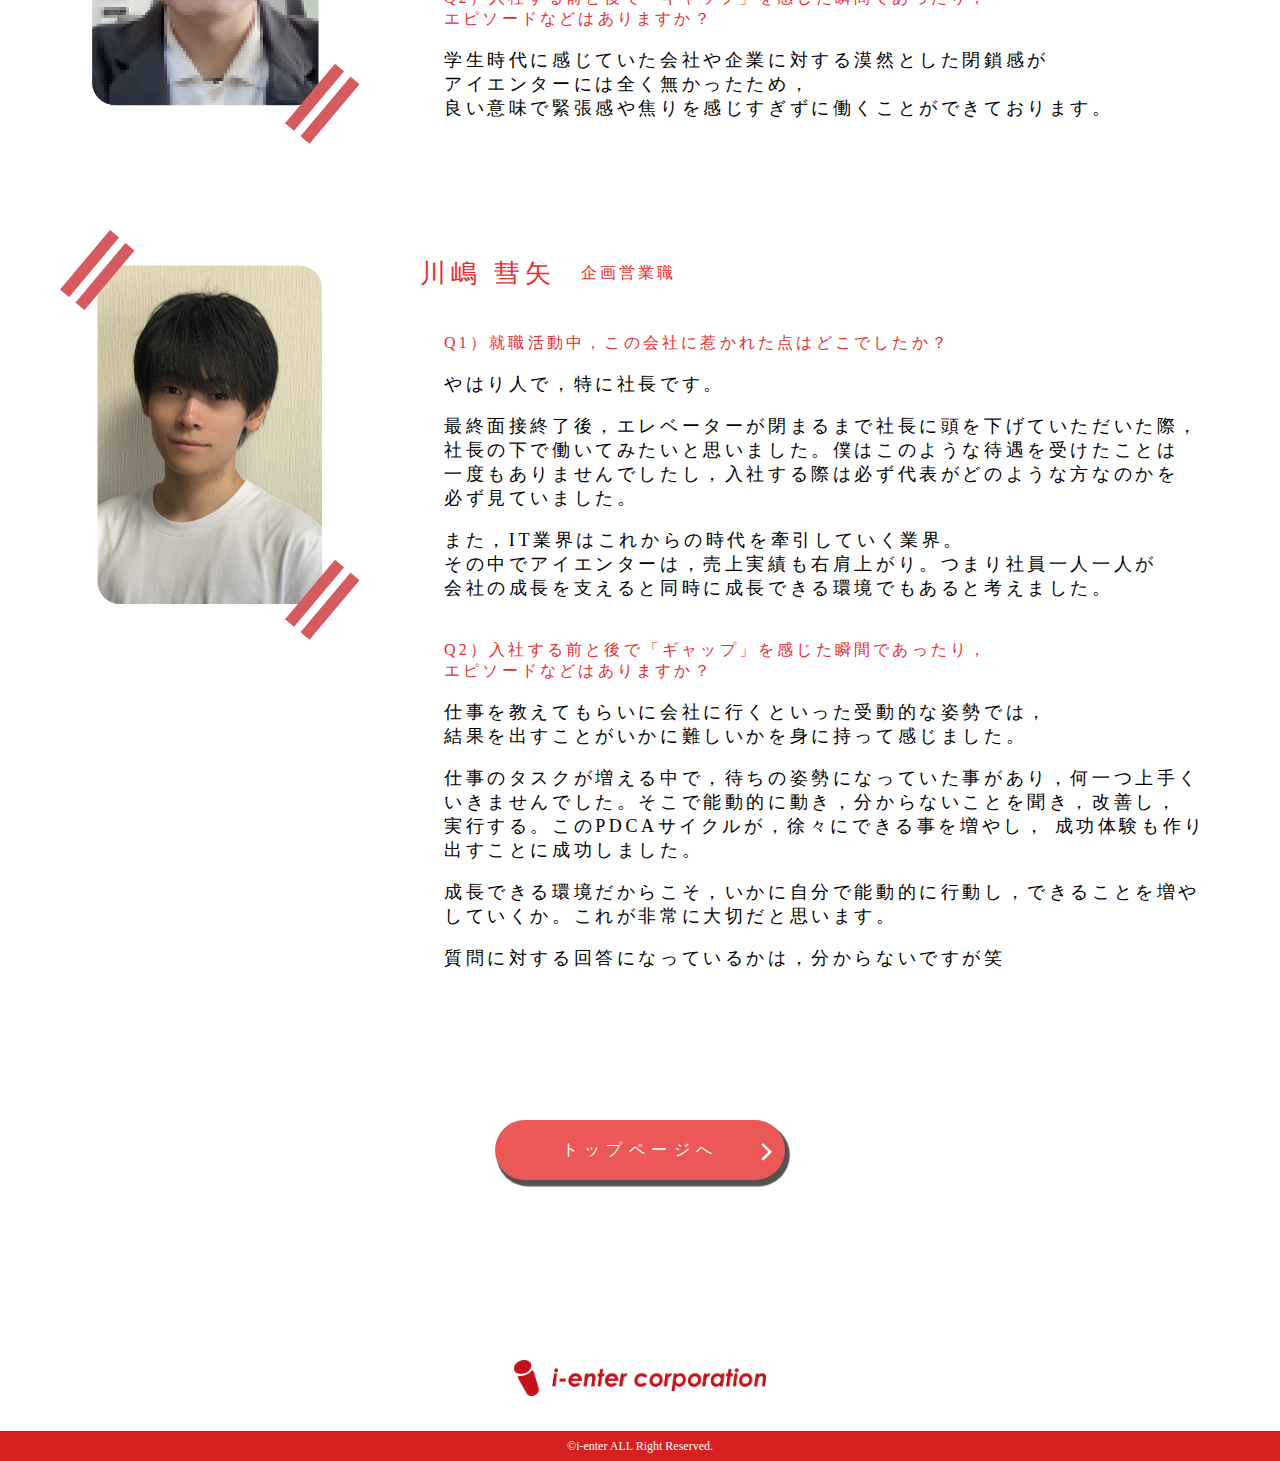
<file: public/public/interview.html>
<!DOCTYPE html>
<html lang="ja">

<head>
  <meta charset="UTF-8">
  <meta http-equiv="X-UA-Compatible" content="IE=edge">
  <meta name="viewport" content="width=device-width, initial-scale=1.0">
  <title>アイエンター24卒採用HP</title>
  <link rel="stylesheet" href="css/style.css">
  <link rel="stylesheet" href="css/scrolldown.css">
  <link rel="stylesheet" href="css/pagetoplink.css">
  <link rel="stylesheet" href="css/slick.css">
  <link rel="icon" href="img/favicon.ico" />
</head>

<body>
  <header>
    <div class="container" id="header">
      <div class="area_logo_header">
        <a href="index.html">
          <img src="img/logo_row.png">
        </a>
      </div>
      <div class="area_title_header">
        <p>採用情報ページ</p>
      </div>
      <nav class="nav_header">
        <ul class="list_nav_header" id="page-link">
          <li><a href="index.html#business">業務内容</a></li>
          <li><a href="index.html#benefits">福利厚生</a></li>
          <li><a href="index.html#employee">社員紹介</a></li>
          <li><a href="index.html#environment">仕事環境</a></li>
        </ul>
      </nav>
    </div>
  </header>

  <main>
    <div class="area_top_interview">
      <!-- <div class="scrolldown4">
        <span>Scroll</span>
      </div> -->
    </div>

    <!--新入社員インタビュー-->
    <section class="area_home_interview">
      <div class="container">
        <div class="area_interview">
          <div class="body_image">
            <img src="img/employee04.png">
          </div>
          <div class="body_content">
            <div class="employee_info">
              <p class="employee_name">松本 千恵里</p>
              <p class="employee_job">UIデザイナー</p>
            </div>
            <div class="interview_question">
              <p>Q1）就職活動中，この会社に惹かれた点はどこでしたか？</p>
            </div>
            <div class="interview_answer">
              <p>働きやすさ。</p>
            </div>
            <div class="interview_question">
              <p>Q2）入社する前と後で「ギャップ」を感じた瞬間であったり，<br>エピソードなどはありますか？</p>
            </div>
            <div class="interview_answer">
              <p>ギャップはなかったです。</p>
            </div>
          </div>
        </div>
        <div class="area_interview">
          <div class="body_image">
            <img src="img/employee05.png">
          </div>
          <div class="body_content">
            <div class="employee_info">
              <p class="employee_name">高野 悠羽</p>
              <p class="employee_job">システムエンジニア</p>
            </div>
            <div class="interview_question">
              <p>Q1）就職活動中，この会社に惹かれた点はどこでしたか？</p>
            </div>
            <div class="interview_answer">
              <p>様々なプロジェクト形態があり，上流工程から下流工程まで<br>請け負っている点から，
                新卒で多種多様なITに関する経験ができることに<br>大変魅力を感じました。</p>
            </div>
            <div class="interview_question">
              <p>Q2）入社する前と後で「ギャップ」を感じた瞬間であったり，<br>エピソードなどはありますか？</p>
            </div>
            <div class="interview_answer">
              <p>学生時代に感じていた会社や企業に対する漠然とした閉鎖感が<br>アイエンターには全く無かったため，<br>
                良い意味で緊張感や焦りを感じすぎずに働くことができております。</p>
            </div>
          </div>
        </div>
        <div class="area_interview">
          <div class="body_image">
            <img src="img/employee06.png">
          </div>
          <div class="body_content">
            <div class="employee_info">
              <p class="employee_name">川嶋 彗矢</p>
              <p class="employee_job">企画営業職</p>
            </div>
            <div class="interview_question">
              <p>Q1）就職活動中，この会社に惹かれた点はどこでしたか？</p>
            </div>
            <div class="interview_answer">
              <p>やはり人で，特に社長です。</p>
              <p>最終面接終了後，エレベーターが閉まるまで社長に頭を下げていただいた際，社長の下で働いてみたいと思いました。僕はこのような待遇を受けたことは<br>
                一度もありませんでしたし，入社する際は必ず代表がどのような方なのかを<br>必ず見ていました。</p>
              <p>また，IT業界はこれからの時代を牽引していく業界。<br>その中でアイエンターは，売上実績も右肩上がり。つまり社員一人一人が<br>
                会社の成長を支えると同時に成長できる環境でもあると考えました。
              </p>
            </div>
            <div class="interview_question">
              <p>Q2）入社する前と後で「ギャップ」を感じた瞬間であったり，<br>エピソードなどはありますか？</p>
            </div>
            <div class="interview_answer">
              <p>仕事を教えてもらいに会社に行くといった受動的な姿勢では，<br>結果を出すことがいかに難しいかを身に持って感じました。</p>
              <p>仕事のタスクが増える中で，待ちの姿勢になっていた事があり，何一つ上手くいきませんでした。そこで能動的に動き，分からないことを聞き，改善し，<br>
                実行する。このPDCAサイクルが，徐々にできる事を増やし，
                成功体験も作り出すことに成功しました。
              </p>
              <p>
                成長できる環境だからこそ，いかに自分で能動的に行動し，できることを増やしていくか。これが非常に大切だと思います。</p>
              <p>質問に対する回答になっているかは，分からないですが笑</p>
            </div>
          </div>
        </div>
        <div class="btn_transition btn_top">
          <a href="index.html">トップページへ</a>
        </div>

      </div>

      </div>
    </section>
    <p id="page-top"><a href="#">Page Top</a></p>
  </main>

  <footer>
    <div class="container">
      <div class="area_logo_footer">
        <a href="https://www.i-enter.co.jp/" target="_blank">
          <img src="img/logo_row.png" class="logo_ienter">
        </a>
      </div>
      <p class="copyright">©i-enter ALL Right Reserved.</p>
    </div>
  </footer>

  <script src="https://code.jquery.com/jquery-3.4.1.min.js"
    integrity="sha256-CSXorXvZcTkaix6Yvo6HppcZGetbYMGWSFlBw8HfCJo=" crossorigin="anonymous"></script>
  <script src="js/main.js"></script>
</body>

</html>
</file>
<file: public/css/style.css>
@charset "utf-8";

body{
  margin: 0;
}

.container{
  max-width: 1160px;
  padding: 0 40px;
  margin: 0 auto;
}

/* ヘッダー*/
header{
  width: 100%;
  position: absolute;
  /* position: fixed;  */
  position: sticky;
  top: 0;
  left: 0;
}

header > .container{
  height: 60px;
  display: flex;
  align-items: center;
  max-width: none;
  background: #F4E511;
}

/* ロゴ*/
.area_logo_header{
  display: block;
}
.area_logo_header img{
  height: 30px;
  vertical-align: bottom;
}
.area_logo_header img:hover{
  opacity: 0.7;
}

/* ヘッダーナビ*/
.nav_header{
  margin: 0 0 0 auto;
}
.list_nav_header{
  display: flex;
  align-items: center;
  margin: 0 -15px;
  list-style: none;
}
.list_nav_header > li {
  padding: 0 15px;
}
.list_nav_header a {
  font-size: 15px;
  color: #c9171e;
  letter-spacing: .04em;
  font-weight: bold;
  text-decoration: none;
  position: relative;
}
.list_nav_header a::before {
  background: #c9171e;
  content: '';
  width: 100%;
  height: 2px;
  position: absolute;
  left: 0;
  bottom: 0;
  margin: auto;
  transform-origin: center top;
  transform: scale(0, 1);
  transition: transform .3s;
}
.list_nav_header a:hover::before {
  transform-origin: center top;
  transform: scale(1, 1);
}

/* トップビュー*/
.area_top_view{
  height: 700px;
  background: url(../img/topview.jpg) no-repeat bottom center;
  background-size: cover;
  
}
.area_top_view > .container{
  height: 700px;
  display: flex;
  flex-direction: column;
  align-items: center;
  justify-content: center;
}
.area_top_view .ttl{
  font-size: 140px;
  color: #c9171e;
  font-family:Georgia, 'Times New Roman', Times, serif;
  letter-spacing: .04em;
  font-weight: bold;
  margin: 0 0 0 0;
}
.ttl_under{
  font-size: 30px;
  color: #000;
  letter-spacing: .24em;
  font-weight: bold;
  margin: 0 0 0 0;
}

/* エリアホーム*/
/* [class*="area_home"]{
  padding: 30px 0;
}
.area_home_business{
  background-color: azure;
} */
/* ヘッド*/
.head_home{
  display: flex;
  justify-content: center;
}
.head_home .ttl{
  font-size: 30px;
  color: #000;
  letter-spacing: .20em;
  padding-top: 50px;
  margin-bottom: 20px;
}
.body_home{
  display: flex;
  justify-content: center;
}

/* フッター*/
footer > .container{
  display: flex;
  flex-direction: column;
  align-items: center;
  max-width: none;
  padding: 0 0;
} 
.area_logo_footer{
  display: flex;
  flex-direction: row;
  justify-content: center;
  margin-bottom: 15px;
  padding-top: 50px;
}
.area_logo_footer > a{
  padding: 0 20px;
}
.logo_ienter{
  height: 30px;
  vertical-align: bottom;
}
.logo_ienter:hover{
  opacity: 0.7;
}
.logo_mynavi{
  height: 23px;
  vertical-align: bottom;
}
.logo_mynavi:hover{
  opacity: 0.7;
}
.copyright{
  text-align: center;
  width: 100%;
  height: 30px;
  line-height:30px;
  color: #fff;
  font-size: 12px;
  background-color: #c9171e;
  margin: auto; 
}
</file>
<file: public/css/scrolldown.css>
/*スクロールダウン全体の場所*/
.scrolldown4{
  /*描画位置※位置は適宜調整してください*/
position:absolute;
bottom:1%;
right:50%;
  /*矢印の動き1秒かけて永遠にループ*/
animation: arrowmove 1s ease-in-out infinite;
}

/*下からの距離が変化して全体が下→上→下に動く*/
@keyframes arrowmove{
    0%{bottom:1%;}
    50%{bottom:3%;}
   100%{bottom:1%;}
}

/*Scrollテキストの描写*/
.scrolldown4 span{
  /*描画位置*/
position: absolute;
left:-20px;
bottom:10px;
  /*テキストの形状*/
color: #000;
font-size: 0.7rem;
letter-spacing: 0.05em;
/*縦書き設定*/
-ms-writing-mode: tb-rl;
  -webkit-writing-mode: vertical-rl;
  writing-mode: vertical-rl;
}

/* 矢印の描写 */
.scrolldown4:before {
  content: "";
  /*描画位置*/
  position: absolute;
  bottom: 0;
  right: -6px;
  /*矢印の形状*/
  width: 1px;
  height: 20px;
  background: #000;
  transform: skewX(-31deg);
}

.scrolldown4:after{
content:"";
  /*描画位置*/
position: absolute;
bottom:0;
right:0;
  /*矢印の形状*/
width:1px;
height: 50px;
background:#000;
}
</file>
<file: public/css/pagetoplink.css>
#page-top a{
	display: flex;
	justify-content:center;
	align-items:center;
	background:#c9171e;
	border-radius: 5px;
	width: 60px;
	height: 60px;
	color: #fff;
	text-align: center;
	text-transform: uppercase; 
	text-decoration: none;
	font-size:0.6rem;
	transition:all 0.3s;
}

#page-top a:hover{
	opacity: 0.7;
}

/*リンクを右下に固定*/
#page-top {
	position: fixed;
	right: 10px;
	bottom: 25px;
	z-index: 2;
  /*はじめは非表示*/
	opacity: 0;
	transform: translateY(100px);
}

/*上に上がる動き*/
#page-top.UpMove{
	animation: UpAnime 0.5s forwards;
}
@keyframes UpAnime{
  from {
    opacity: 0;
	transform: translateY(100px);
  }
  to {
    opacity: 1;
	transform: translateY(0);
  }
}

/*下に下がる動き*/
#page-top.DownMove{
	animation: DownAnime 0.5s forwards;
}
@keyframes DownAnime{
  from {
  	opacity: 1;
	transform: translateY(0);
  }
  to {
  	opacity: 1;
	transform: translateY(100px);
  }
}
</file>
<file: public/public/css/style.css>
@charset "utf-8";

body {
  margin: 0;
}

ul {
  padding: 0;
}

li {
  list-style-type: none;
}

.container {
  max-width: 1160px;
  padding: 0 40px;
  margin: 0 auto;
}

/* -----ヘッダー-----*/
header {
  width: 100%;
  position: absolute;
  position: sticky;
  z-index: 100;
  top: 0;
  left: 0;
}

header>.container {
  height: 60px;
  display: flex;
  align-items: center;
  max-width: none;
  background: #f8f826;
}

/* -----ロゴ-----*/
.area_logo_header {
  display: block;
}

.area_logo_header img {
  height: 30px;
  vertical-align: bottom;
}

.area_logo_header img:hover {
  opacity: 0.7;
}

/* -----タイトル-----*/
.area_title_header {
  color: #d72020;
  font-size: 16px;
  letter-spacing: .2em;
  font-weight: bold;
  margin-left: 10px;
  /* position: relative; */
}

/* -----ヘッダーナビ-----*/
.nav_header {
  margin: 0 0 0 auto;
}

.list_nav_header {
  display: flex;
  align-items: center;
  /* border-right: 1px solid #d72020; */
  margin: 0 -15px;
  list-style: none;
}

.list_nav_header>li {
  padding: 0 15px;
  /* border-left: 1px solid #d72020; */

}

.list_nav_header a {
  font-size: 16px;
  color: #d72020;
  letter-spacing: .12em;
  font-weight: bold;
  text-decoration: none;
  position: relative;
}

.list_nav_header a::before {
  background: #d72020;
  content: '';
  width: 100%;
  height: 2px;
  position: absolute;
  left: 0;
  bottom: 0;
  margin: auto;
  transform-origin: center top;
  transform: scale(0, 1);
  transition: transform .3s;
}

.list_nav_header a:hover::before {
  transform-origin: center top;
  transform: scale(1, 1);
}

/* -----index.html-----*/
/* -----トップビュー-----*/
.area_top_view {
  height: 700px;
  background: url(../img/topview.png) no-repeat bottom center;
  background-size: cover;

}

.area_top_view>.container {
  height: 700px;
  display: flex;
  flex-direction: column;
  align-items: center;
  justify-content: center;
}

/* -----エリアホーム-----*/
/* -----ヘッド-----*/
section[class*="area_home_"]{
  margin-bottom: 80px;
}
.head_home {
  display: flex;
  justify-content: center;
}

.head_home .ttl {
  position: relative;
  font-size: 30px;
  color: #e62d2d;
  letter-spacing: .80em;
  padding-top: 70px;
  margin-bottom: 70px;
}

.head_home .ttl::before {
  position: absolute;
  top: 30px;
  left: 36%;
  color: #fff;
  letter-spacing: .80em;
  font-size: 76px;
  font-family: 'M PLUS Rounded 1c', sans-serif;
  text-transform: uppercase;
  -webkit-text-stroke: 0.1px #e62d2d;
  opacity: 0.2;
  z-index: -1;
  width: 600px;
}

.area_home_business .ttl::before {
  content: '業務内容';
  transform: translateX(-37%);
}

.area_home_benefits .ttl::before {
  content: '福利厚生';
  transform: translateX(-35%);
}

.area_home_employee .ttl::before {
  content: '社員紹介';
  transform: translateX(-34%);
}

.area_home_environment .ttl::before {
  content: '仕事環境';
  transform: translateX(-31%);
}

.body_home {
  display: flex;
  justify-content: center;
}

/* -----アイエンターについて-----*/
.area_home_ienter img {
  margin-top: 200px;
  height: 70px;
}

.area_home_ienter .body_home {
  display: flex;
  flex-direction: column;
  align-items: center;
  margin-top: 50px;
  margin-bottom: 380px;
}

.area_home_ienter p {
  text-align: center;
  font-size: 22px;
  line-height: 40px;
  letter-spacing: .10em;
}

.area_home_ienter span {
  color: #d72020;
}

/* -----業務内容-----*/
.area_home_business img {
  border-radius: 100px;
}

.list_job {
  display: flex;
  justify-content: center;
  text-align: center;
  margin-top: 50px;
}

.list_job li {
  flex: 1;
  padding: 0 50px;
}

.list_job img {
  width: 300px;
}

.job_name {
  text-align: center;
  color: #e62d2d;
  font-size: 18px;
  letter-spacing: .20em;
}

.job_explain {
  display: inline-block;
  text-align: left;
  
}
.job_explain div{
  margin-bottom: 20px;
  font-size: 14px;
  letter-spacing: .10em;
}

/* -----給与・手当情報-----*/
.ttl_salary_info {
  text-align: center;
  color: #d72020;
  font-family: 'M PLUS Rounded 1c', sans-serif;
  font-size: 36px;
  letter-spacing: .50em;
}

.salary_info {
  display: flex;
  position: relative;
  justify-content: center;
}

.salary_info::before {
  content: "";
  display: inline-block;
  width: 10px;
  height: 360px;
  background-color: #d72020;
  position: absolute;
  top: 30px;
  left: -5px;
}

.salary_info::after {
  content: "";
  display: inline-block;
  width: 10px;
  height: 360px;
  background-color: #d72020;
  position: absolute;
  top: 30px;
  right: -5px;
}

.salary_discription {
  display: flex;
  flex-direction: column;
  align-items: center;
  justify-content: center;
  width: 500px;
  height: 350px;
  margin: 30px;
  border: solid 2px #d72020;
  border-radius: 30px;
}

.salary_discription_column {
  margin: 10px;
}

.salary_info_ttl {
  text-align: center;
  font-size: 18px;
  letter-spacing: .16em;
}

.salary_info_detail {
  /* text-align: center; */
  font-size: 15px;
  letter-spacing: .16em;
  margin-top: 18px;
}

.salary_info_detail_sub {
  margin-top: 20px;
}

/* -----福利厚生-----*/
.area_home_benefits {
  display: flex;
}

.area_home_benefits .body_home {
  display: flex;
  flex-direction: column;
  align-items: center;
  border: solid 3px #eded31;
  width: 980px;
}

.area_home_benefits li::before {
  border-radius: 50%;
  width: 5px;
  height: 5px;
  display: block;
  position: absolute;
  left: -20px;
  top: 0.5em;
  content: "";
  background: #d72020;
}

.main_benefits {
  display: flex;
  flex-direction: column;
  align-items: center;
  border: solid 3px #eded31;
  border-radius: 50px;
  width: 850px;
  margin-top: 50px;
  margin-bottom: 30px;
}

.sub_benefits {
  display: flex;
  flex-direction: column;
  align-items: center;
  border: solid 3px #eded31;
  border-radius: 50px;
  width: 700px;
  margin-bottom: 50px;
}

.ttl_main_benefits h2{
  color: #d72020;
  font-size: 40px;
  font-family: 'M PLUS Rounded 1c', sans-serif;
  letter-spacing: .60em;
}

.content_main_benefits {
  display: flex;
  letter-spacing: .40em;
  margin-left: 50px;
}

.content_main_benefits li {
  position: relative;
  margin-bottom: 20px;
}

.content_main_benefits img {
  width: 300px
}

.ttl_sub_benefits {
  color: #d72020;
  font-size: 20px;
  font-family: 'M PLUS Rounded 1c', sans-serif;
  letter-spacing: .40em;
}

.content_sub_benefits {
  font-size: 14px;
  margin-left: 30px;
  margin-bottom: 20px;
  letter-spacing: .40em;
}

.content_sub_benefits li {
  position: relative;
  margin-bottom: 5px;
}


/* -----社員紹介-----*/
.list_employee {
  display: flex;
  text-align: center;
  margin-bottom: 40px;
}

.list_employee li {
  flex: 1;
  padding: 0 50px;
}

.list_employee img {
  width: 300px;
}

/* .list_employee img:hover{
  cursor: pointer;
  transform: scale(1.1,1.1);
} */

.list_employee_new h2 {
  text-align: center;
  color: #d72020;
  font-size: 40px;
  font-family: 'M PLUS Rounded 1c', sans-serif;
  letter-spacing: .50em;
  margin-top: 140px;
}

.name_employee {
  color: #e62d2d;
  font-size: 23px;
  margin: 0 !important;
  letter-spacing: .20em;
}

.name_employee:after {
  /* 疑似要素で文字を付与 */
  color: #e62d2d;
  /* content: "さん"; */
  font-size: 16px;
  letter-spacing: .20em;
}

.description_employee {
  color: #e62d2d;
  margin-top: 10px !important;
  letter-spacing: .20em;
}

.btn_transition {
  text-align: center;
  margin-top: 40px;
}

.btn_transition a {
  position: relative;
  display: flex;
  justify-content: space-around;
  align-items: center;
  margin: 0 auto;
  width: 240px;
  height: 40px;
  padding: 10px 25px;
  color: #fff;
  letter-spacing: .40em;
  transition: 0.3s ease-in-out;
  font-weight: 400;
  background: #ec5757;
  border-radius: 50px;
  /* border: 0.2rem solid #543618; */
  box-shadow: 0.2rem 0.3rem 1px 0.1rem #545353;
  text-decoration: none;
}

.btn_transition a:hover {
  transform: translate3d(0.2rem, 0.2rem, 0);
  box-shadow: none;
  opacity: 0.7;
  transition: all 0.2s;
}

.btn_transition a:after {
  content: '';
  width: 10px;
  height: 10px;
  border-top: 3px solid #fff;
  border-right: 3px solid #fff;
  transform: rotate(45deg) translateY(-50%);
  position: absolute;
  top: 50%;
  right: 20px;
  border-radius: 1px;
  transition: 0.3s ease-in-out;
}
.material01_left{
  position: absolute;
    background: url(../img/material01.png) no-repeat right;
    width: 647px;
    height: 584px;
    left: -5px;
    z-index: -1;
}
.material02_left{
  position: absolute;
  background: url(../img/material03.png) no-repeat bottom right;
  width: 205px;
  height: 738px;
  left: -30px;
  z-index: -1;
}
.material03_left{
  position: absolute;
    background: url(../img/material01.png) no-repeat right;
    width: 538px;
    height: 864px;
    left: -5px;
    z-index: -1;
}
.material04_left{
  position: absolute;
  background: url(../img/material03.png) no-repeat bottom right;
  width: 304px;
  height: 400px;
  left: 18px;
  z-index: -1;
}
.material01_right{
  position: absolute;
    position: absolute;
    background: url(../img/material01.png) no-repeat left;
    width: 618px;
    height: 1350px;
    left: 901px;
    z-index: -1;
}
.material02_right{
  position: absolute;
  background: url(../img/material02.png) no-repeat bottom left;
  width: 270px;
  height: 848px;
  left: 1238px;
  z-index: -1;
}
.material03_right{
  position: absolute;
    background: url(../img/material01.png) no-repeat left;
    position: absolute;
    background: url(../img/material01.png) no-repeat left;
    width: 618px;
    height: 601px;
    left: 901px;
    z-index: -1;
}
.material04_right{
  position: absolute;
  background: url(../img/material02.png) no-repeat bottom left;
  width: 242px;
  height: 674px;
  left: 1271px;
  z-index: -1;
}

/* -----仕事環境-----*/
.area_home_environment .body_home{
  display: flex;
  flex-direction: column;
  align-items: center;
}
.branch{
  /* position: absolute; */
  background: url(../img/branch.png) no-repeat  center;
  width: 1043px;
  height: 120px;
}
.work_environment {
margin-top: -60px;
}
.work_environment ul{
  display: flex;
}
.work_environment li{
  /* margin: 20px; */
  padding: 12px;
}
.body_home h2{
  text-align: center;
  font-size: 40px;
  font-family: 'M PLUS Rounded 1c', sans-serif;
  letter-spacing: .50em;
  margin-top: 80px;
  
}
.area_work_environment h2{
  margin-bottom: 0px;
}
.area_work_environment h2::before{
  content: url(../img/material04.PNG);
  vertical-align: middle;
  display: inline-block;
  transform: scale(0.7);
  /* padding-right: 5px; */
}
.area_work_environment h2::after{
  content: url(../img/material04.PNG);
  vertical-align: middle;
  display: inline-block;
  transform: scale(0.7);
  /* margin-left: -30px; */
}
.area_home_environment span {
  color: #d72020;
}
.remortework {
  margin-top: 10px !important;
  color: #d72020;
  font-size: 50px;
  font-family: 'M PLUS Rounded 1c', sans-serif;
  letter-spacing: .60em;
}
.ttl_work_environment{
  text-align: center;
  font-size: 40px;
  color: #d72020;
  font-family: 'M PLUS Rounded 1c', sans-serif;
  /* font-weight: bold; */
  letter-spacing: .50em;
}
.content_work_environment{
  font-size: 18px;
  letter-spacing: .20em;
  width: 330px;
}
/* -----フッター-----*/
footer>.container {
  display: flex;
  flex-direction: column;
  align-items: center;
  max-width: none;
  padding: 0 0;
}

.area_logo_footer {
  display: flex;
  flex-direction: row;
  justify-content: center;
  margin-bottom: 15px;
  padding-top: 50px;
}

.btn_entry a{
  width: 320px;
  height: 60px;
  font-size: 18px;
  margin-bottom: 80px;
}

.area_logo_footer a {
  margin-bottom: 20px;
}

.logo_ienter {
  height: 36px;
  vertical-align: bottom;
}

.logo_ienter:hover {
  opacity: 0.7;
}

.logo_mynavi:hover {
  opacity: 0.7;
}

.copyright {
  text-align: center;
  width: 100%;
  height: 30px;
  line-height: 30px;
  color: #fff;
  font-size: 12px;
  background-color: #d72020;
  margin: auto;
}


/* -----interview.html-----*/
/* -----トップビュー-----*/
.area_top_interview {
  height: 750px;
  background: url(../img/topview_interview.png) no-repeat bottom center;
  background-size: cover;
  margin-top: 40px;
}

.area_top_view>.container {
  height: 700px;
  display: flex;
  flex-direction: row;
  align-items: center;
  justify-content: center;
}

/* -----新入社員インタビュー-----*/
.area_home_interview>.container {
  display: flex;
  flex-direction: column;
  /* align-items: baseline; */
}

.area_interview {
  display: flex;
  justify-content: center;
  margin-bottom: 70px;
}

.body_content{
  width: 800px;
}

.employee_info {
  display: flex;
  align-items: center;
}

.area_home_interview img {
  width: 300px;
  margin-right: 60px;
}

.employee_name {
  color: #e62d2d;
  font-size: 26px;
  letter-spacing: .20em;
}

.employee_job {
  color: #e62d2d;
  font-size: 16px;
  margin-left: 24px;
  letter-spacing: .20em;
}

.interview_question {
  color: #e62d2d;
  font-size: 16px;
  margin-left: 24px;
  letter-spacing: .20em;
}

.interview_answer {
  font-size: 18px;
  margin-left: 24px;
  margin-bottom: 40px;
  letter-spacing: .20em;
}

.btn_top {
  margin-bottom: 50px;
}
</file>
<file: public/public/css/scrolldown.css>
/*スクロールダウン全体の場所*/
.aboutus {
  /*描画位置*/
  position: absolute;
  bottom: -156%;
  right: 50%;
}

/*Scrollテキストの描写*/
.aboutus span {
  /*描画位置*/
  /* position: absolute; */
  /* left:-10px;
  bottom:10px; */
  /*テキストの形状*/
  color: #000;
  font-size: 1.2rem;
  letter-spacing: 0.05em;
  /*縦書き設定*/
  -ms-writing-mode: tb-rl;
  -webkit-writing-mode: vertical-rl;
  writing-mode: vertical-rl;
}

.aboutus:after {
  content: "";
  /*描画位置*/
  position: absolute;
  bottom: 0;
  right: 0;
  /*線の形状*/
  width: 1px;
  height: 200px;
  background: #d72020;
}
</file>
<file: public/public/css/pagetoplink.css>
#page-top a{
	display: flex;
	justify-content:center;
	align-items:center;
	background:#d72020;
	border-radius: 5px;
	width: 60px;
	height: 60px;
	color: #fff;
	text-align: center;
	text-transform: uppercase; 
	text-decoration: none;
	font-size:0.6rem;
	transition:all 0.3s;
}

#page-top a:hover{
	opacity: 0.7;
}

/*リンクを右下に固定*/
#page-top {
	position: fixed;
	right: 10px;
	bottom: 25px;
	z-index: 2;
  /*はじめは非表示*/
	opacity: 0;
	transform: translateY(100px);
}

/*上に上がる動き*/
#page-top.UpMove{
	animation: UpAnime 0.5s forwards;
}
@keyframes UpAnime{
  from {
    opacity: 0;
	transform: translateY(100px);
  }
  to {
    opacity: 1;
	transform: translateY(0);
  }
}

/*下に下がる動き*/
#page-top.DownMove{
	animation: DownAnime 0.5s forwards;
}
@keyframes DownAnime{
  from {
  	opacity: 1;
	transform: translateY(0);
  }
  to {
  	opacity: 1;
	transform: translateY(100px);
  }
}
</file>
